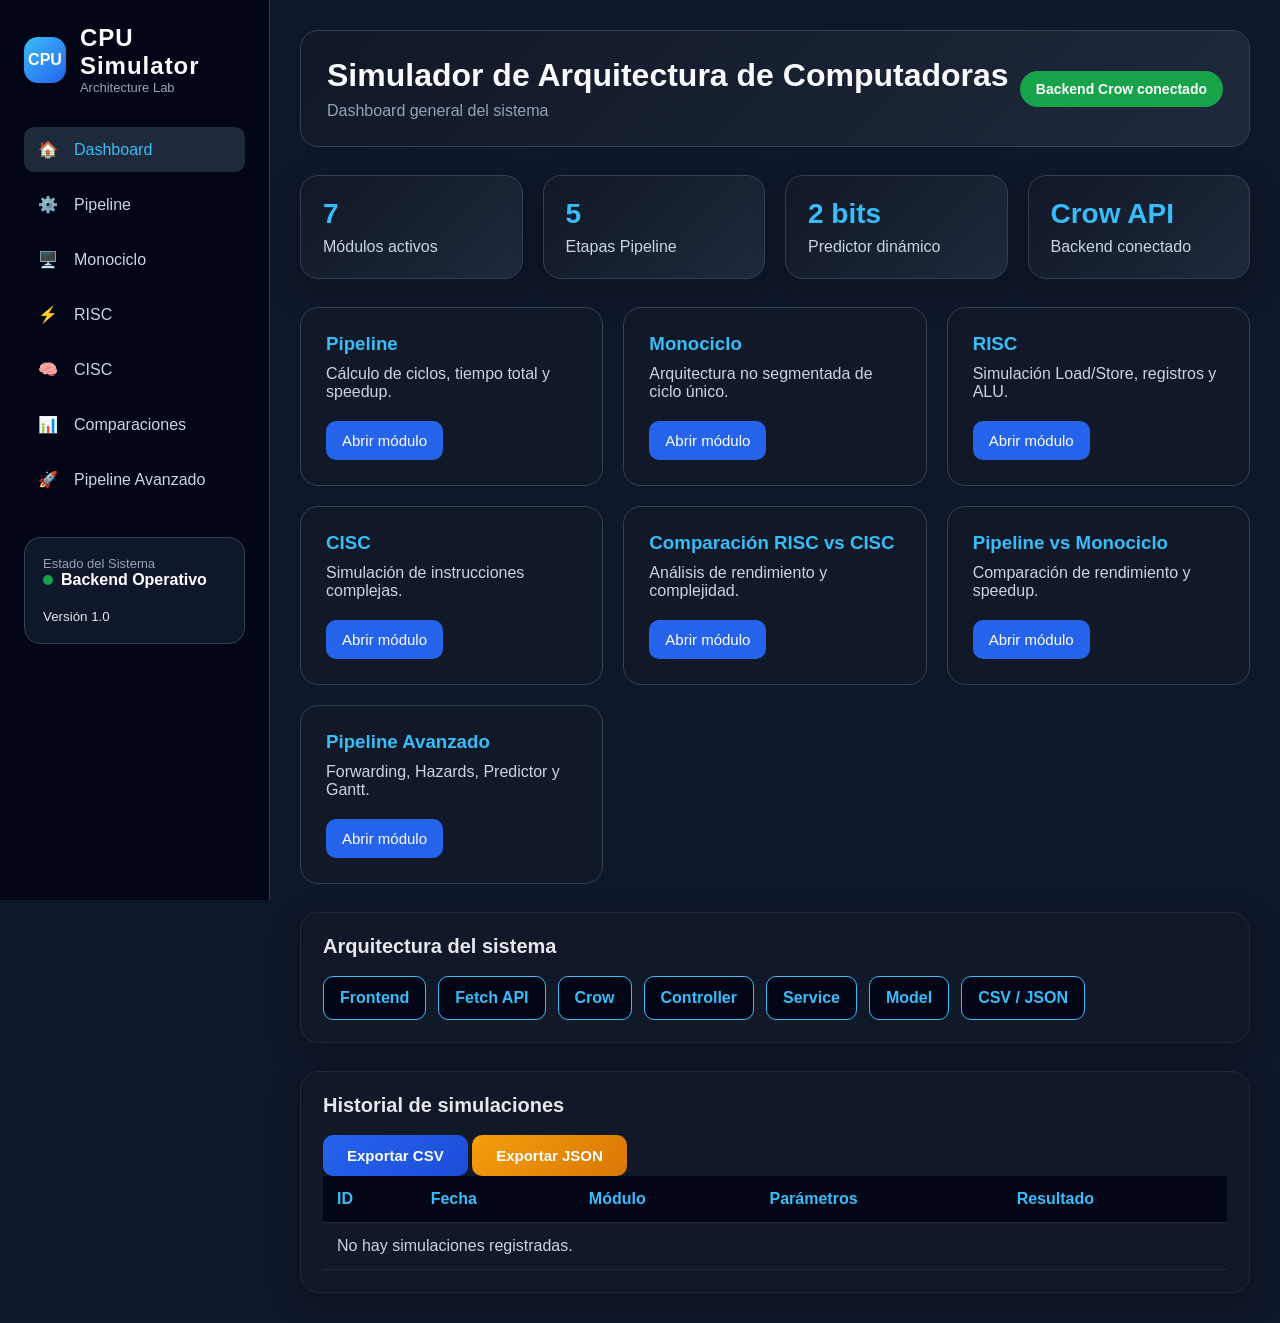
<file: frontend/index.html>
<!DOCTYPE html>
<html lang="es">

<head>
    <meta charset="UTF-8">
    <meta name="viewport" content="width=device-width, initial-scale=1.0">
    <title>Dashboard | Simulador CPU</title>

    <link rel="stylesheet" href="css/styles.css">
</head>

<body data-page="dashboard">

    <div id="sidebar-container"></div>

    <main class="main">

        <!-- CABECERA -->

        <header class="topbar">

            <div>
                <h1>Simulador de Arquitectura de Computadoras</h1>
                <p>Dashboard general del sistema</p>
            </div>

            <span class="badge">Backend Crow conectado</span>

        </header>

        <!-- KPIs -->

        <section class="stats">

            <div class="stat-box">
                <h3>7</h3>
                <p>Módulos activos</p>
            </div>

            <div class="stat-box">
                <h3>5</h3>
                <p>Etapas Pipeline</p>
            </div>

            <div class="stat-box">
                <h3>2 bits</h3>
                <p>Predictor dinámico</p>
            </div>

            <div class="stat-box">
                <h3>Crow API</h3>
                <p>Backend conectado</p>
            </div>

        </section>

        <!-- MÓDULOS -->

        <section class="cards">

            <div class="card">
                <h3>Pipeline</h3>
                <p>Cálculo de ciclos, tiempo total y speedup.</p>
                <a href="pages/pipeline.html">Abrir módulo</a>
            </div>

            <div class="card">
                <h3>Monociclo</h3>
                <p>Arquitectura no segmentada de ciclo único.</p>
                <a href="pages/monociclo.html">Abrir módulo</a>
            </div>

            <div class="card">
                <h3>RISC</h3>
                <p>Simulación Load/Store, registros y ALU.</p>
                <a href="pages/risc.html">Abrir módulo</a>
            </div>

            <div class="card">
                <h3>CISC</h3>
                <p>Simulación de instrucciones complejas.</p>
                <a href="pages/cisc.html">Abrir módulo</a>
            </div>

            <div class="card">
                <h3>Comparación RISC vs CISC</h3>
                <p>Análisis de rendimiento y complejidad.</p>
                <a href="pages/comparacion.html">Abrir módulo</a>
            </div>

            <div class="card">
                <h3>Pipeline vs Monociclo</h3>
                <p>Comparación de rendimiento y speedup.</p>
                <a href="pages/comparacion_pipeline.html">Abrir módulo</a>
            </div>

            <div class="card">
                <h3>Pipeline Avanzado</h3>
                <p>Forwarding, Hazards, Predictor y Gantt.</p>
                <a href="pages/pipeline_avanzado.html">Abrir módulo</a>
            </div>

        </section>

        <!-- ARQUITECTURA -->

        <section class="panel">

            <h2>Arquitectura del sistema</h2>

            <div class="architecture">

                <span>Frontend</span>

                <span>Fetch API</span>

                <span>Crow</span>

                <span>Controller</span>

                <span>Service</span>

                <span>Model</span>

                <span>CSV / JSON</span>

            </div>

        </section>

        <!-- HISTORIAL DINÁMICO -->

        <section class="panel">

            <h2>Historial de simulaciones</h2>
            <button class="btn primary" onclick="exportarCSV()">
            Exportar CSV
        </button>

        <button class="btn secondary" onclick="exportarJSON()">
            Exportar JSON
        </button>


            <div class="table-container">

                <table>

                    <thead>

                        <tr>

                            <th>ID</th>

                            <th>Fecha</th>

                            <th>Módulo</th>

                            <th>Parámetros</th>

                            <th>Resultado</th>

                        </tr>

                    </thead>

                    <tbody id="tablaHistorialDashboard">

                        <tr>

                            <td colspan="5">
                                Cargando historial...
                            </td>

                        </tr>

                    </tbody>

                </table>

            </div>

        </section>

    </main>

    <script src="js/api.js"></script>
    <script src="js/layout.js"></script>
    <script src="js/app.js"></script>

</body>

</html>
</file>
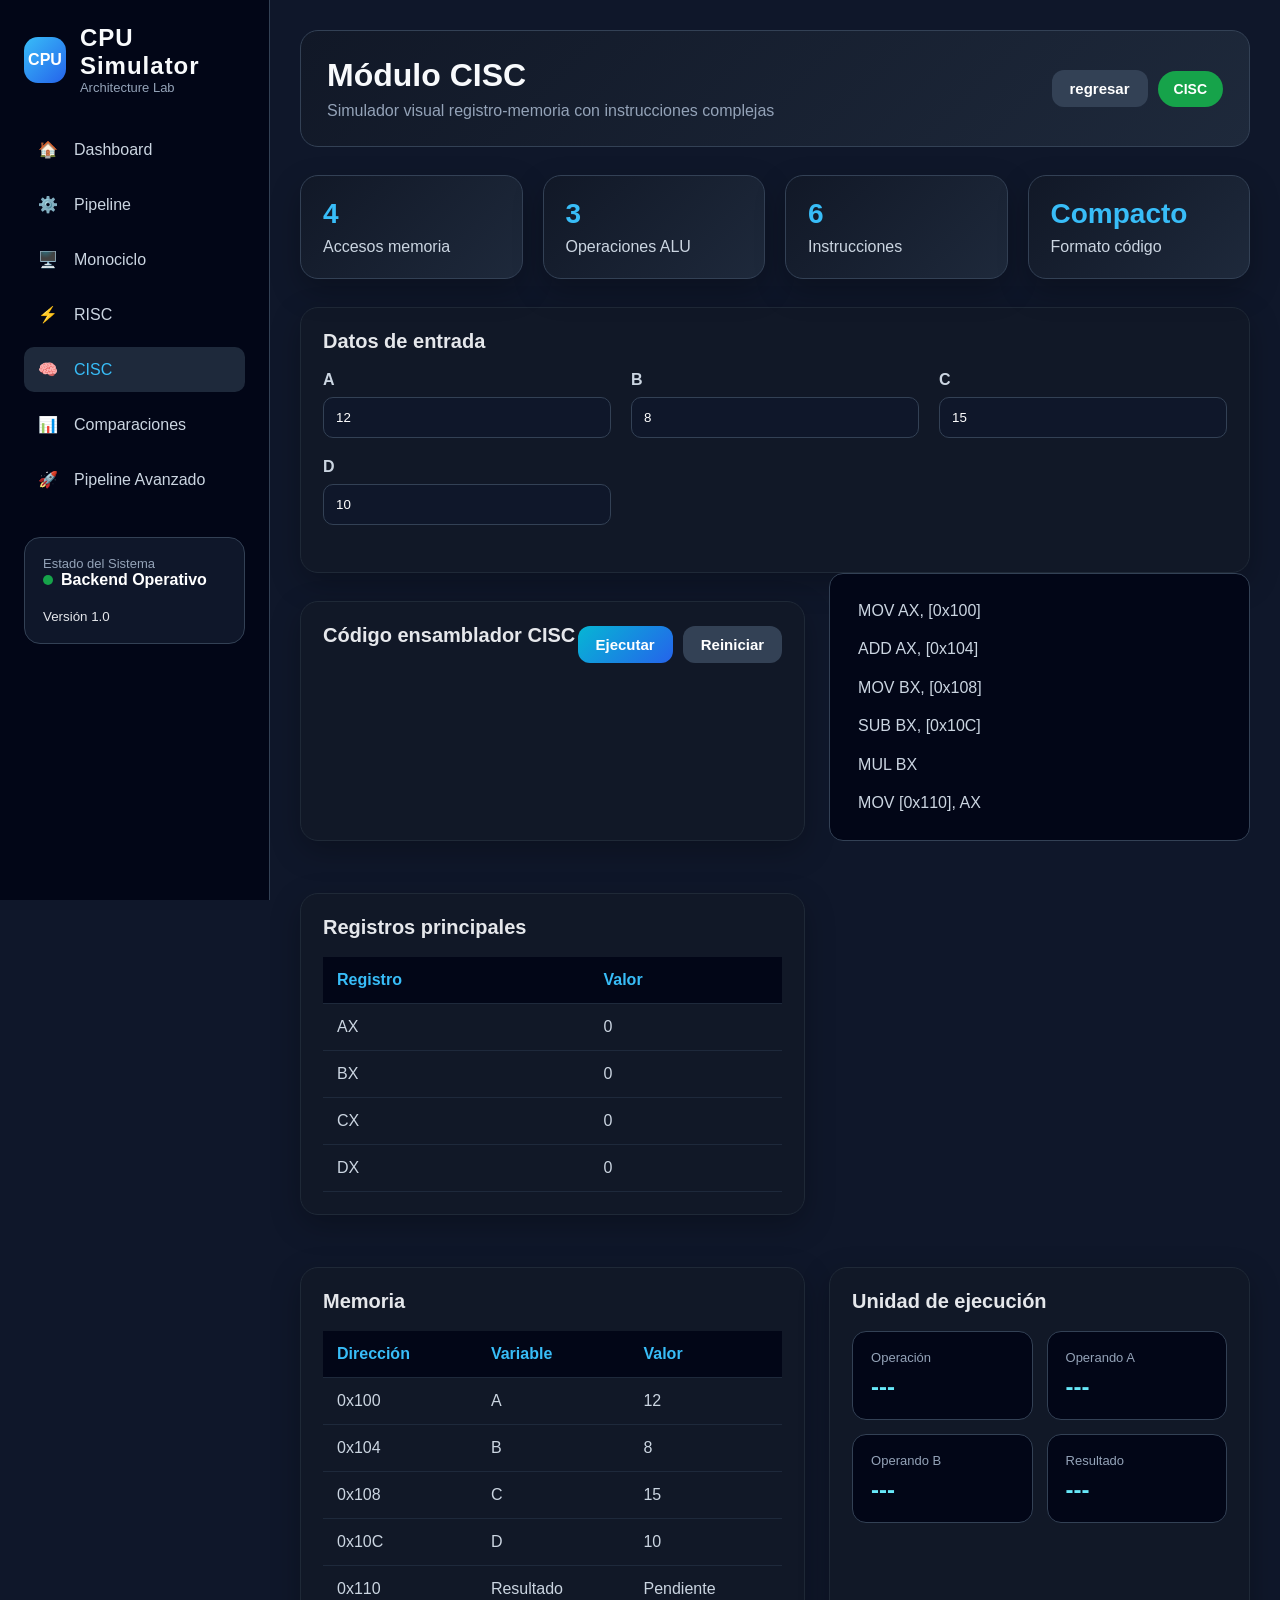
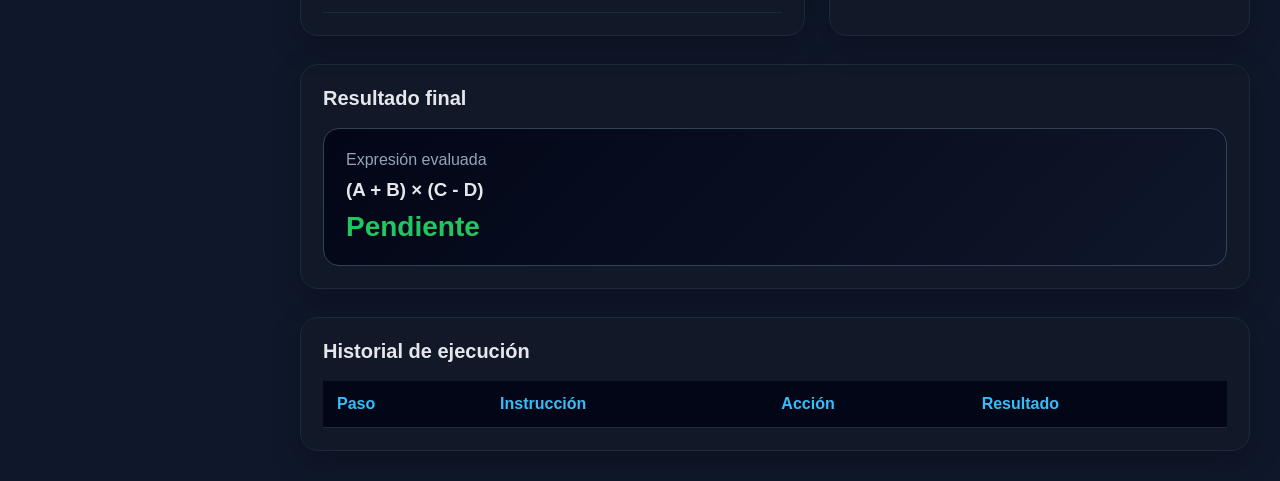
<file: frontend/pages/cisc.html>
<!DOCTYPE html>
<html lang="es">

<head>
    <meta charset="UTF-8">
    <title>CISC | CPU Simulator</title>
    <link rel="stylesheet" href="../css/styles.css">
</head>

<body data-page="cisc">

    <div id="sidebar-container"></div>

    <main class="main">

        <header class="topbar">
            <div>
                <h1>Módulo CISC</h1>
                <p>Simulador visual registro-memoria con instrucciones complejas</p>
            </div>
            <div style="display:flex;gap:10px;align-items:center;">

        <button
            class="btn-secondary"
            onclick="window.location.href='../index.html'">
            regresar
        </button>


            <span class="badge">CISC</span>
            </div>
        </header>

        <!-- KPIs -->

        <section class="stats">

            <div class="stat-box">
                <h3 id="ciscMemoria">4</h3>
                <p>Accesos memoria</p>
            </div>

            <div class="stat-box">
                <h3 id="ciscAlu">3</h3>
                <p>Operaciones ALU</p>
            </div>

            <div class="stat-box">
                <h3 id="ciscTotal">6</h3>
                <p>Instrucciones</p>
            </div>

            <div class="stat-box">
                <h3>Compacto</h3>
                <p>Formato código</p>
            </div>

        </section>

        <!-- DATOS DE ENTRADA -->

        <section class="panel">

            <div class="panel-header">
                <h2>Datos de entrada</h2>
            </div>

            <div class="form-grid">

                <div class="form-group">
                    <label>A</label>
                    <input type="number" id="inputA_Cisc" value="12">
                </div>

                <div class="form-group">
                    <label>B</label>
                    <input type="number" id="inputB_Cisc" value="8">
                </div>

                <div class="form-group">
                    <label>C</label>
                    <input type="number" id="inputC_Cisc" value="15">
                </div>

                <div class="form-group">
                    <label>D</label>
                    <input type="number" id="inputD_Cisc" value="10">
                </div>

            </div>

        </section>

        <!-- CÓDIGO Y REGISTROS -->

        <section class="grid-2">

            <div class="panel">

                <div class="panel-header">

                    <h2>Código ensamblador CISC</h2>

                    <div style="display:flex; gap:10px;">

            <button class="btn-primary" id="btnEjecutarCisc">
             Ejecutar
            </button>

            <button class="btn-secondary" id="btnReiniciarCisc">
         Reiniciar
            </button>

            </div>

                    </div>

                </div>

                <div class="code-box" id="ciscCode">

                    <div>MOV AX, [0x100]</div>
                    <div>ADD AX, [0x104]</div>
                    <div>MOV BX, [0x108]</div>
                    <div>SUB BX, [0x10C]</div>
                    <div>MUL BX</div>
                    <div>MOV [0x110], AX</div>

                </div>

            </div>

            <div class="panel">

                <h2>Registros principales</h2>

                <table>

                    <thead>
                        <tr>
                            <th>Registro</th>
                            <th>Valor</th>
                        </tr>
                    </thead>

                    <tbody id="tablaRegistrosCisc"></tbody>

                </table>

            </div>

        </section>

        <!-- MEMORIA Y ALU -->

        <section class="grid-2">

            <div class="panel">

                <h2>Memoria</h2>

                <table>

                    <thead>
                        <tr>
                            <th>Dirección</th>
                            <th>Variable</th>
                            <th>Valor</th>
                        </tr>
                    </thead>

                    <tbody id="tablaMemoriaCisc"></tbody>

                </table>

            </div>

            <div class="panel alu-panel">

                <h2>Unidad de ejecución</h2>

                <div class="alu-display">

                    <div>
                        <span>Operación</span>
                        <strong id="ciscOperacion">---</strong>
                    </div>

                    <div>
                        <span>Operando A</span>
                        <strong id="ciscA">---</strong>
                    </div>

                    <div>
                        <span>Operando B</span>
                        <strong id="ciscB">---</strong>
                    </div>

                    <div>
                        <span>Resultado</span>
                        <strong id="ciscResultadoAlu">---</strong>
                    </div>

                </div>

            </div>

        </section>

        <!-- RESULTADO -->

        <section class="panel">

            <h2>Resultado final</h2>

            <div class="result-card">

                <p>Expresión evaluada</p>

                <h3>(A + B) × (C - D)</h3>

                <strong id="resultadoCisc">Pendiente</strong>

            </div>

        </section>

        <!-- HISTORIAL -->

        <section class="panel">

            <h2>Historial de ejecución</h2>

            <table>

                <thead>
                    <tr>
                        <th>Paso</th>
                        <th>Instrucción</th>
                        <th>Acción</th>
                        <th>Resultado</th>
                    </tr>
                </thead>

                <tbody id="historialCisc"></tbody>

            </table>

        </section>

    </main>

    <script src="../js/api.js"></script>
    <script src="../js/layout.js"></script>
    <script src="../js/cisc.js"></script>
    <script src="../js/app.js"></script>

</body>

</html>
</file>
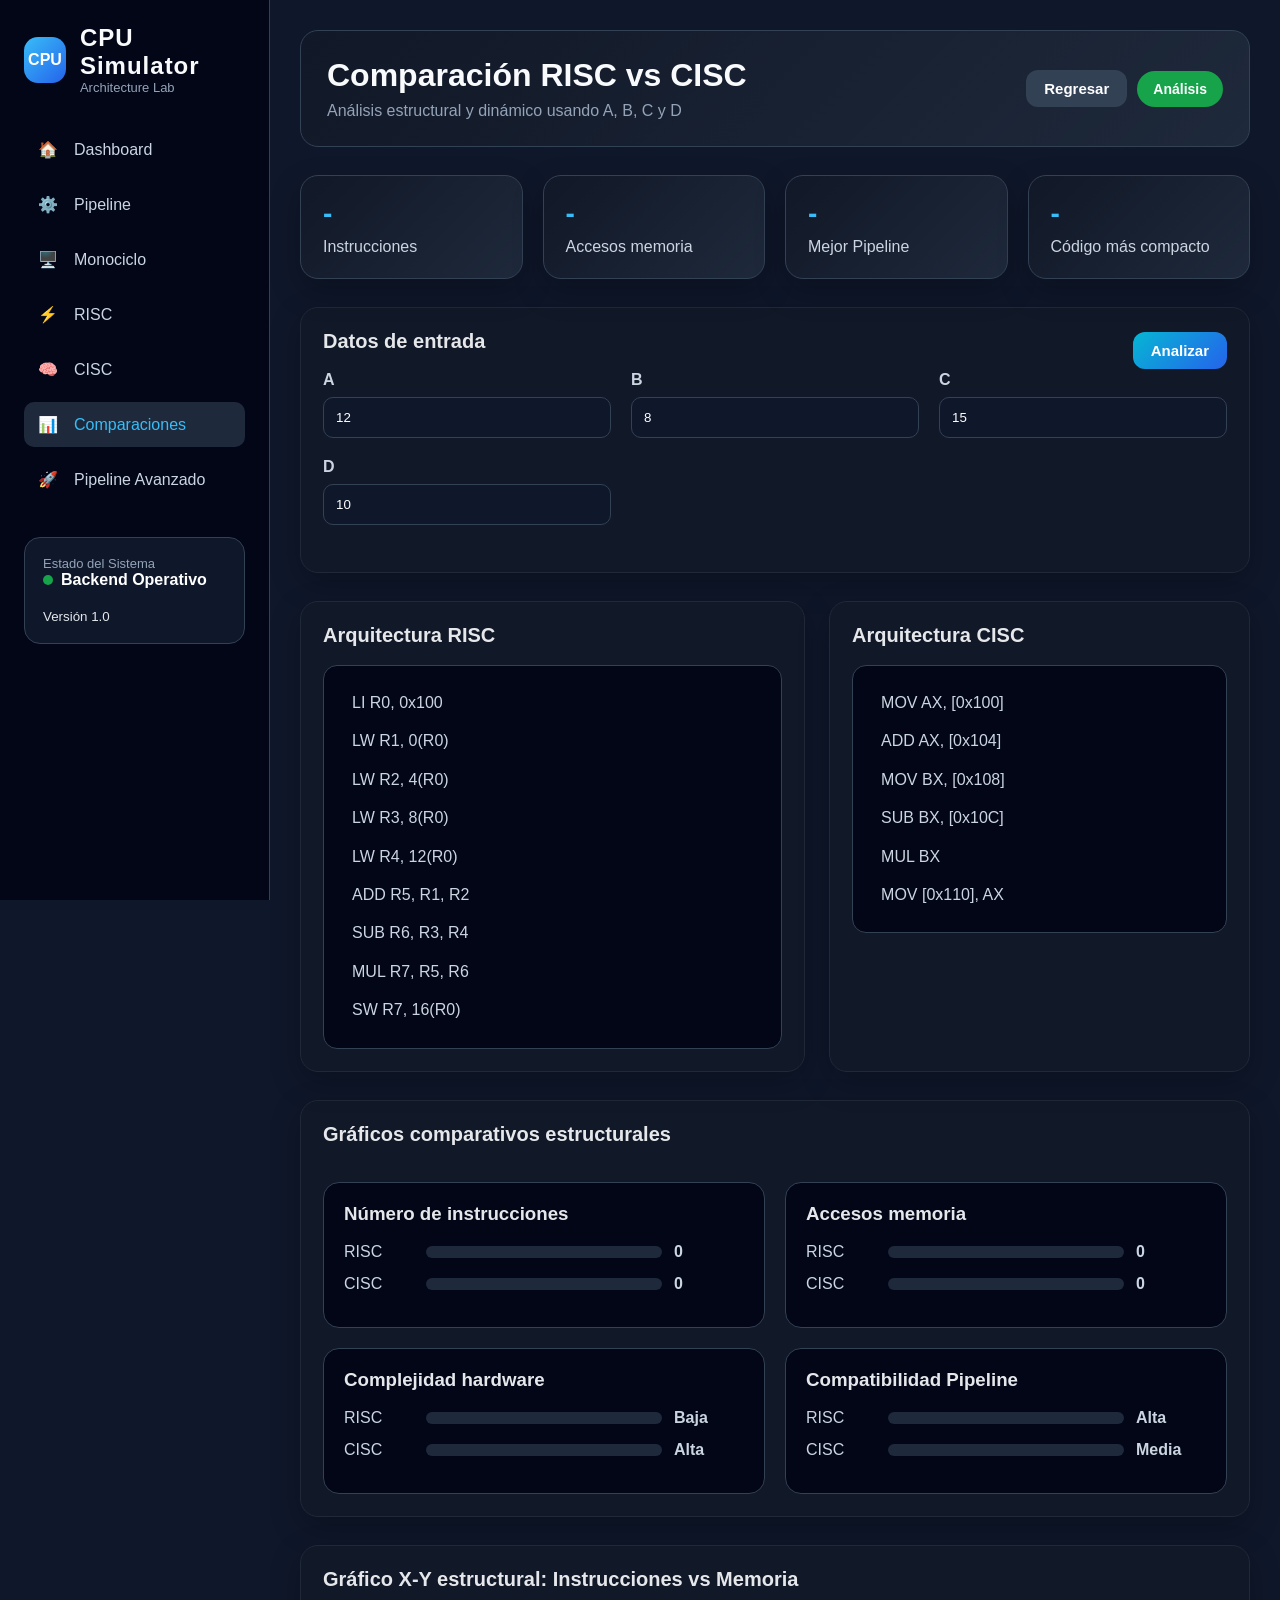
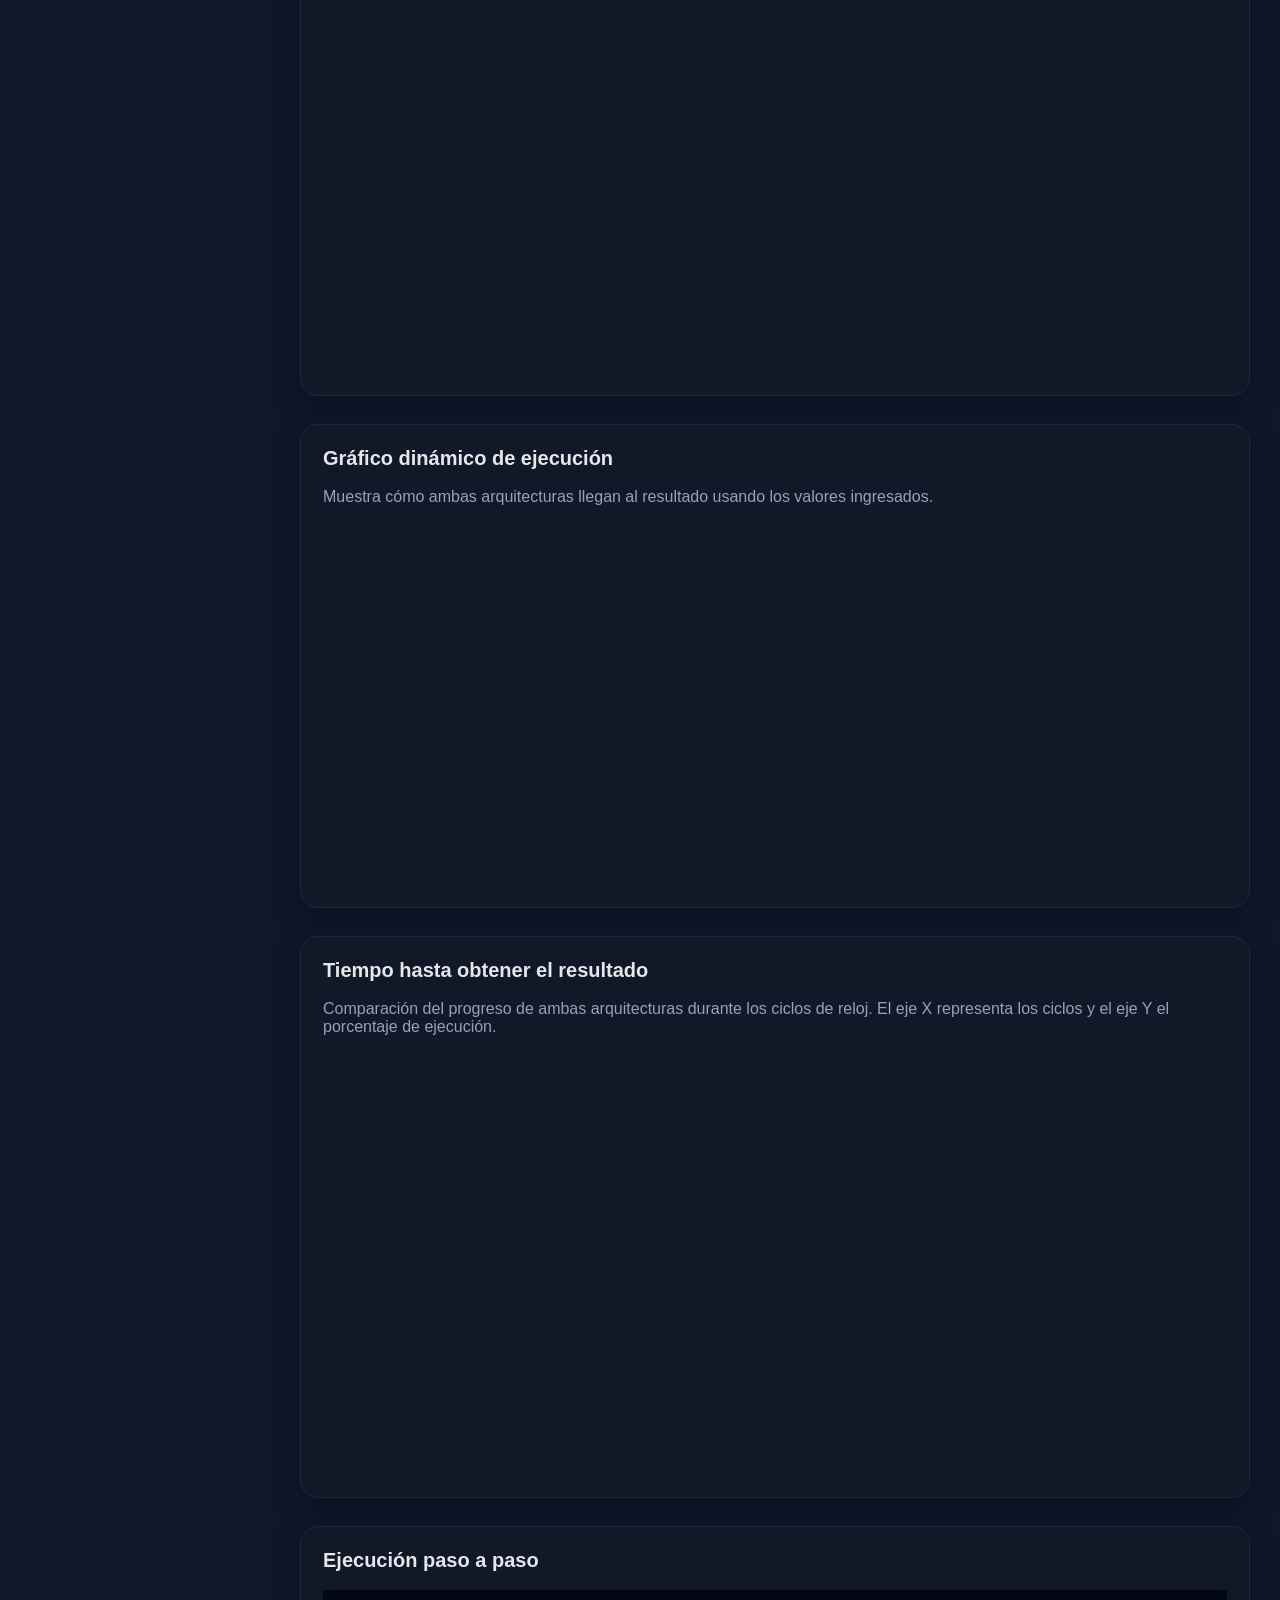
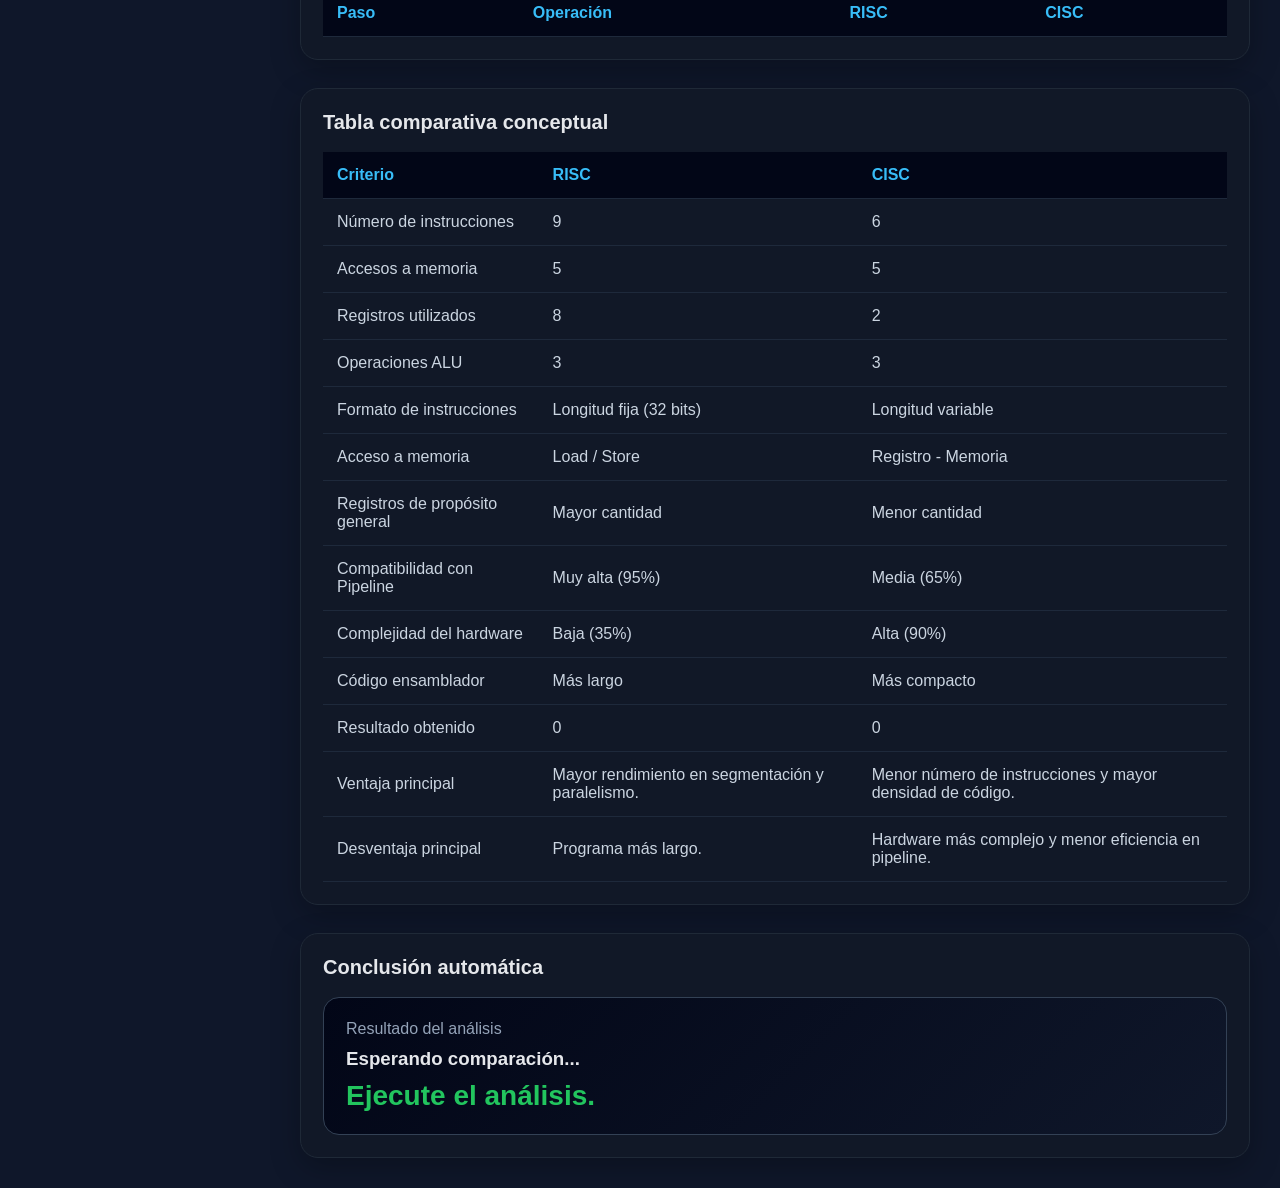
<file: frontend/pages/comparacion.html>
<!DOCTYPE html>
<html lang="es">

<head>
  <meta charset="UTF-8">
  <title>Comparación | CPU Simulator</title>
  <link rel="stylesheet" href="../css/styles.css">
</head>

<body data-page="comparacion">

<div id="sidebar-container"></div>

<main class="main">

  <header class="topbar">
    <div>
      <h1>Comparación RISC vs CISC</h1>
      <p>Análisis estructural y dinámico usando A, B, C y D</p>
    </div>

    <div style="display:flex;gap:10px;align-items:center;">
      <button
        type="button"
        class="btn-secondary"
        onclick="window.location.href='../index.html'">
        Regresar
      </button>

      <span class="badge">Análisis</span>
    </div>
  </header>

  <section class="stats">
    <div class="stat-box">
      <h3 id="cmpInstr">-</h3>
      <p>Instrucciones</p>
    </div>

    <div class="stat-box">
      <h3 id="cmpMem">-</h3>
      <p>Accesos memoria</p>
    </div>

    <div class="stat-box">
      <h3 id="cmpPipe">-</h3>
      <p>Mejor Pipeline</p>
    </div>

    <div class="stat-box">
      <h3 id="cmpCodigo">-</h3>
      <p>Código más compacto</p>
    </div>
  </section>

  <section class="panel">
    <div class="panel-header">
      <h2>Datos de entrada</h2>

      <button type="button" class="btn-primary" id="btnAnalizarComparacion">
        Analizar
      </button>
    </div>

    <div class="form-grid">
      <div class="form-group">
        <label>A</label>
        <input type="number" id="inputA_Comparacion" value="12">
      </div>

      <div class="form-group">
        <label>B</label>
        <input type="number" id="inputB_Comparacion" value="8">
      </div>

      <div class="form-group">
        <label>C</label>
        <input type="number" id="inputC_Comparacion" value="15">
      </div>

      <div class="form-group">
        <label>D</label>
        <input type="number" id="inputD_Comparacion" value="10">
      </div>
    </div>
  </section>

  <section class="grid-2">
    <div class="panel">
      <h2>Arquitectura RISC</h2>
      <div class="code-box" id="codigoRiscComparacion"></div>
    </div>

    <div class="panel">
      <h2>Arquitectura CISC</h2>
      <div class="code-box" id="codigoCiscComparacion"></div>
    </div>
  </section>

  <section class="panel">
    <div class="panel-header">
      <h2>Gráficos comparativos estructurales</h2>
    </div>

    <div class="charts-grid">
      <div class="chart-card">
        <h3>Número de instrucciones</h3>

        <div class="bar-row">
          <span>RISC</span>
          <div class="bar-track">
            <div class="bar-fill" id="barRiscInstr"></div>
          </div>
          <strong id="txtRiscInstr">0</strong>
        </div>

        <div class="bar-row">
          <span>CISC</span>
          <div class="bar-track">
            <div class="bar-fill" id="barCiscInstr"></div>
          </div>
          <strong id="txtCiscInstr">0</strong>
        </div>
      </div>

      <div class="chart-card">
        <h3>Accesos memoria</h3>

        <div class="bar-row">
          <span>RISC</span>
          <div class="bar-track">
            <div class="bar-fill" id="barRiscMem"></div>
          </div>
          <strong id="txtRiscMem">0</strong>
        </div>

        <div class="bar-row">
          <span>CISC</span>
          <div class="bar-track">
            <div class="bar-fill" id="barCiscMem"></div>
          </div>
          <strong id="txtCiscMem">0</strong>
        </div>
      </div>

      <div class="chart-card">
        <h3>Complejidad hardware</h3>

        <div class="bar-row">
          <span>RISC</span>
          <div class="bar-track">
            <div class="bar-fill" id="barRiscComp"></div>
          </div>
          <strong>Baja</strong>
        </div>

        <div class="bar-row">
          <span>CISC</span>
          <div class="bar-track">
            <div class="bar-fill" id="barCiscComp"></div>
          </div>
          <strong>Alta</strong>
        </div>
      </div>

      <div class="chart-card">
        <h3>Compatibilidad Pipeline</h3>

        <div class="bar-row">
          <span>RISC</span>
          <div class="bar-track">
            <div class="bar-fill" id="barRiscPipe"></div>
          </div>
          <strong>Alta</strong>
        </div>

        <div class="bar-row">
          <span>CISC</span>
          <div class="bar-track">
            <div class="bar-fill" id="barCiscPipe"></div>
          </div>
          <strong>Media</strong>
        </div>
      </div>
    </div>
  </section>

  <section class="panel">
    <h2>Gráfico X-Y estructural: Instrucciones vs Memoria</h2>
    <canvas id="graficoXYComparacion" width="700" height="360"></canvas>
  </section>

  <section class="panel">
    <h2>Gráfico dinámico de ejecución</h2>
    <p style="color:#94a3b8;margin-bottom:15px;">
      Muestra cómo ambas arquitecturas llegan al resultado usando los valores ingresados.
    </p>

    <canvas id="graficoEjecucionComparacion" width="700" height="360"></canvas>
  </section>
  <section class="panel">

    <h2>Tiempo hasta obtener el resultado</h2>

    <p style="color:#94a3b8;margin-bottom:15px;">
        Comparación del progreso de ambas arquitecturas durante los ciclos de reloj.
        El eje X representa los ciclos y el eje Y el porcentaje de ejecución.
    </p>

    <canvas
        id="graficoTiempoComparacion"
        width="900"
        height="420">
    </canvas>

</section>
  <section class="panel">
    <h2>Ejecución paso a paso</h2>


    <table>
      <thead>
        <tr>
          <th>Paso</th>
          <th>Operación</th>
          <th>RISC</th>
          <th>CISC</th>
        </tr>
      </thead>

      <tbody id="tablaEjecucionComparacion"></tbody>
    </table>
  </section>

  <section class="panel">
    <h2>Tabla comparativa conceptual</h2>

    <table>
      <thead>
        <tr>
          <th>Criterio</th>
          <th>RISC</th>
          <th>CISC</th>
        </tr>
      </thead>

      <tbody>

<tr>
    <td>Número de instrucciones</td>
    <td id="tablaInstrRisc">9</td>
    <td id="tablaInstrCisc">6</td>
</tr>

<tr>
    <td>Accesos a memoria</td>
    <td id="tablaMemRisc">5</td>
    <td id="tablaMemCisc">5</td>
</tr>

<tr>
    <td>Registros utilizados</td>
    <td id="tablaRegRisc">8</td>
    <td id="tablaRegCisc">2</td>
</tr>

<tr>
    <td>Operaciones ALU</td>
    <td id="tablaAluRisc">3</td>
    <td id="tablaAluCisc">3</td>
</tr>

<tr>
    <td>Formato de instrucciones</td>
    <td>Longitud fija (32 bits)</td>
    <td>Longitud variable</td>
</tr>

<tr>
    <td>Acceso a memoria</td>
    <td>Load / Store</td>
    <td>Registro - Memoria</td>
</tr>

<tr>
    <td>Registros de propósito general</td>
    <td>Mayor cantidad</td>
    <td>Menor cantidad</td>
</tr>

<tr>
    <td>Compatibilidad con Pipeline</td>
    <td>Muy alta (95%)</td>
    <td>Media (65%)</td>
</tr>

<tr>
    <td>Complejidad del hardware</td>
    <td>Baja (35%)</td>
    <td>Alta (90%)</td>
</tr>

<tr>
    <td>Código ensamblador</td>
    <td>Más largo</td>
    <td>Más compacto</td>
</tr>

<tr>
    <td>Resultado obtenido</td>
    <td id="tablaResultadoRisc">0</td>
    <td id="tablaResultadoCisc">0</td>
</tr>

<tr>
    <td>Ventaja principal</td>
    <td>Mayor rendimiento en segmentación y paralelismo.</td>
    <td>Menor número de instrucciones y mayor densidad de código.</td>
</tr>

<tr>
    <td>Desventaja principal</td>
    <td>Programa más largo.</td>
    <td>Hardware más complejo y menor eficiencia en pipeline.</td>
</tr>

</tbody>
    </table>
  </section>

  <section class="panel">
    <h2>Conclusión automática</h2>

    <div class="result-card">
      <p>Resultado del análisis</p>

      <h3 id="conclusionComparacion">
        Esperando comparación...
      </h3>

      <strong id="resultadoComparacion">
        Ejecute el análisis.
      </strong>
    </div>
  </section>

</main>

<script src="../js/api.js"></script>
<script src="../js/layout.js"></script>
<script src="../js/comparacion.js"></script>
<script src="../js/app.js"></script>

</body>
</html>
</file>
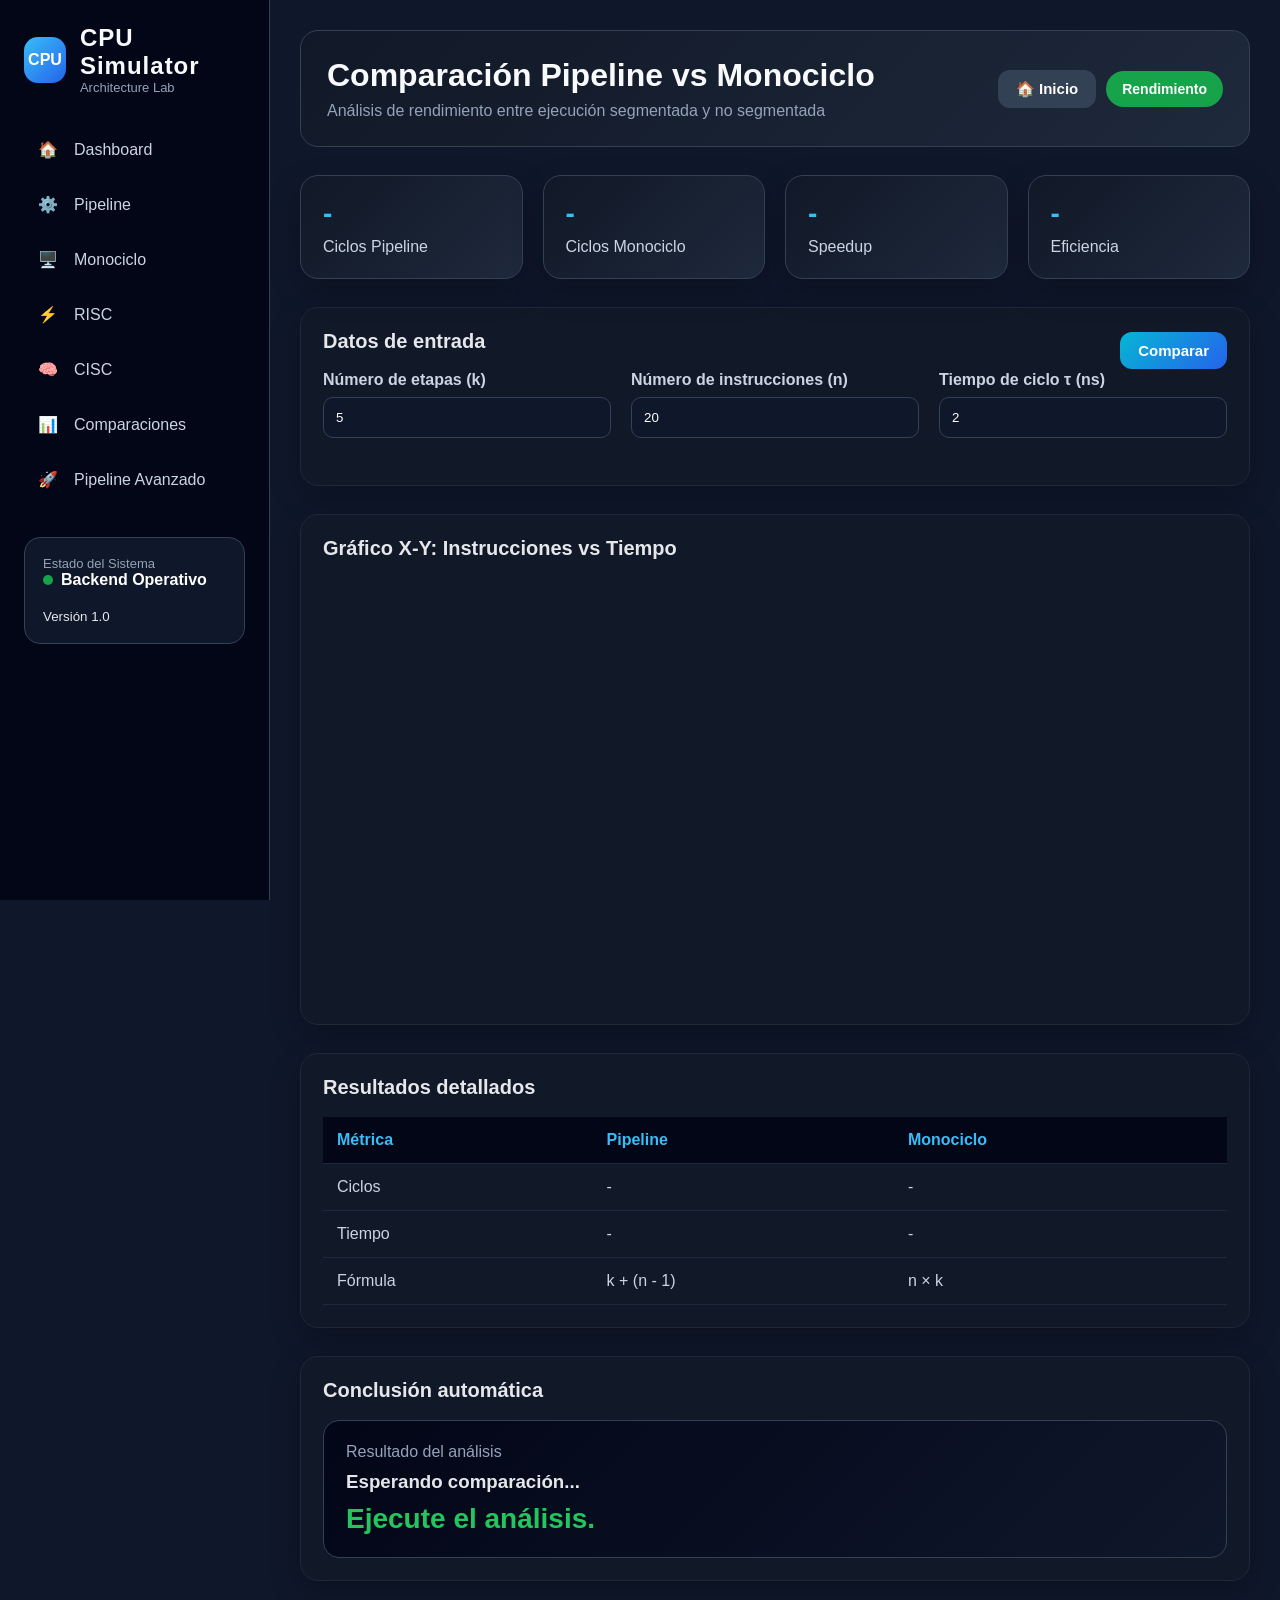
<file: frontend/pages/comparacion_pipeline.html>
<!DOCTYPE html>
<html lang="es">
<head>
  <meta charset="UTF-8">
  <title>Pipeline vs Monociclo | CPU Simulator</title>
  <link rel="stylesheet" href="../css/styles.css">
</head>

<body data-page="comparacion-pipeline">

<div id="sidebar-container"></div>

<main class="main">

  <header class="topbar">
    <div>
      <h1>Comparación Pipeline vs Monociclo</h1>
      <p>Análisis de rendimiento entre ejecución segmentada y no segmentada</p>
    </div>

    <div style="display:flex;gap:10px;align-items:center;">
      <button class="btn-secondary" onclick="window.location.href='../index.html'">
        🏠 Inicio
      </button>
      <span class="badge">Rendimiento</span>
    </div>
  </header>

  <section class="stats">
    <div class="stat-box">
      <h3 id="cmpPipeCiclos">-</h3>
      <p>Ciclos Pipeline</p>
    </div>

    <div class="stat-box">
      <h3 id="cmpMonoCiclos">-</h3>
      <p>Ciclos Monociclo</p>
    </div>

    <div class="stat-box">
      <h3 id="cmpSpeedup">-</h3>
      <p>Speedup</p>
    </div>

    <div class="stat-box">
      <h3 id="cmpEficiencia">-</h3>
      <p>Eficiencia</p>
    </div>
  </section>

  <section class="panel">
    <div class="panel-header">
      <h2>Datos de entrada</h2>

      <button class="btn-primary" id="btnCompararPipeline">
        Comparar
      </button>
    </div>

    <div class="form-grid">
      <div class="form-group">
        <label>Número de etapas (k)</label>
        <input type="number" id="cmpK" value="5">
      </div>

      <div class="form-group">
        <label>Número de instrucciones (n)</label>
        <input type="number" id="cmpN" value="20">
      </div>

      <div class="form-group">
        <label>Tiempo de ciclo τ (ns)</label>
        <input type="number" id="cmpTau" value="2">
      </div>
    </div>
  </section>

  <section class="panel">
    <h2>Gráfico X-Y: Instrucciones vs Tiempo</h2>
    <canvas id="graficoPipelineMonociclo" width="800" height="420"></canvas>
  </section>

  <section class="panel">
    <h2>Resultados detallados</h2>

    <table>
      <thead>
        <tr>
          <th>Métrica</th>
          <th>Pipeline</th>
          <th>Monociclo</th>
        </tr>
      </thead>

      <tbody>
        <tr>
          <td>Ciclos</td>
          <td id="tablaPipeCiclos">-</td>
          <td id="tablaMonoCiclos">-</td>
        </tr>

        <tr>
          <td>Tiempo</td>
          <td id="tablaPipeTiempo">-</td>
          <td id="tablaMonoTiempo">-</td>
        </tr>

        <tr>
          <td>Fórmula</td>
          <td>k + (n - 1)</td>
          <td>n × k</td>
        </tr>
      </tbody>
    </table>
  </section>

  <section class="panel">
    <h2>Conclusión automática</h2>

    <div class="result-card">
      <p>Resultado del análisis</p>
      <h3 id="conclusionPipelineMono">Esperando comparación...</h3>
      <strong id="resultadoPipelineMono">Ejecute el análisis.</strong>
    </div>
  </section>

</main>

<script src="../js/api.js"></script>
<script src="../js/layout.js"></script>
<script src="../js/comparacionPipeline.js"></script>
<script src="../js/app.js"></script>

</body>
</html>
</file>
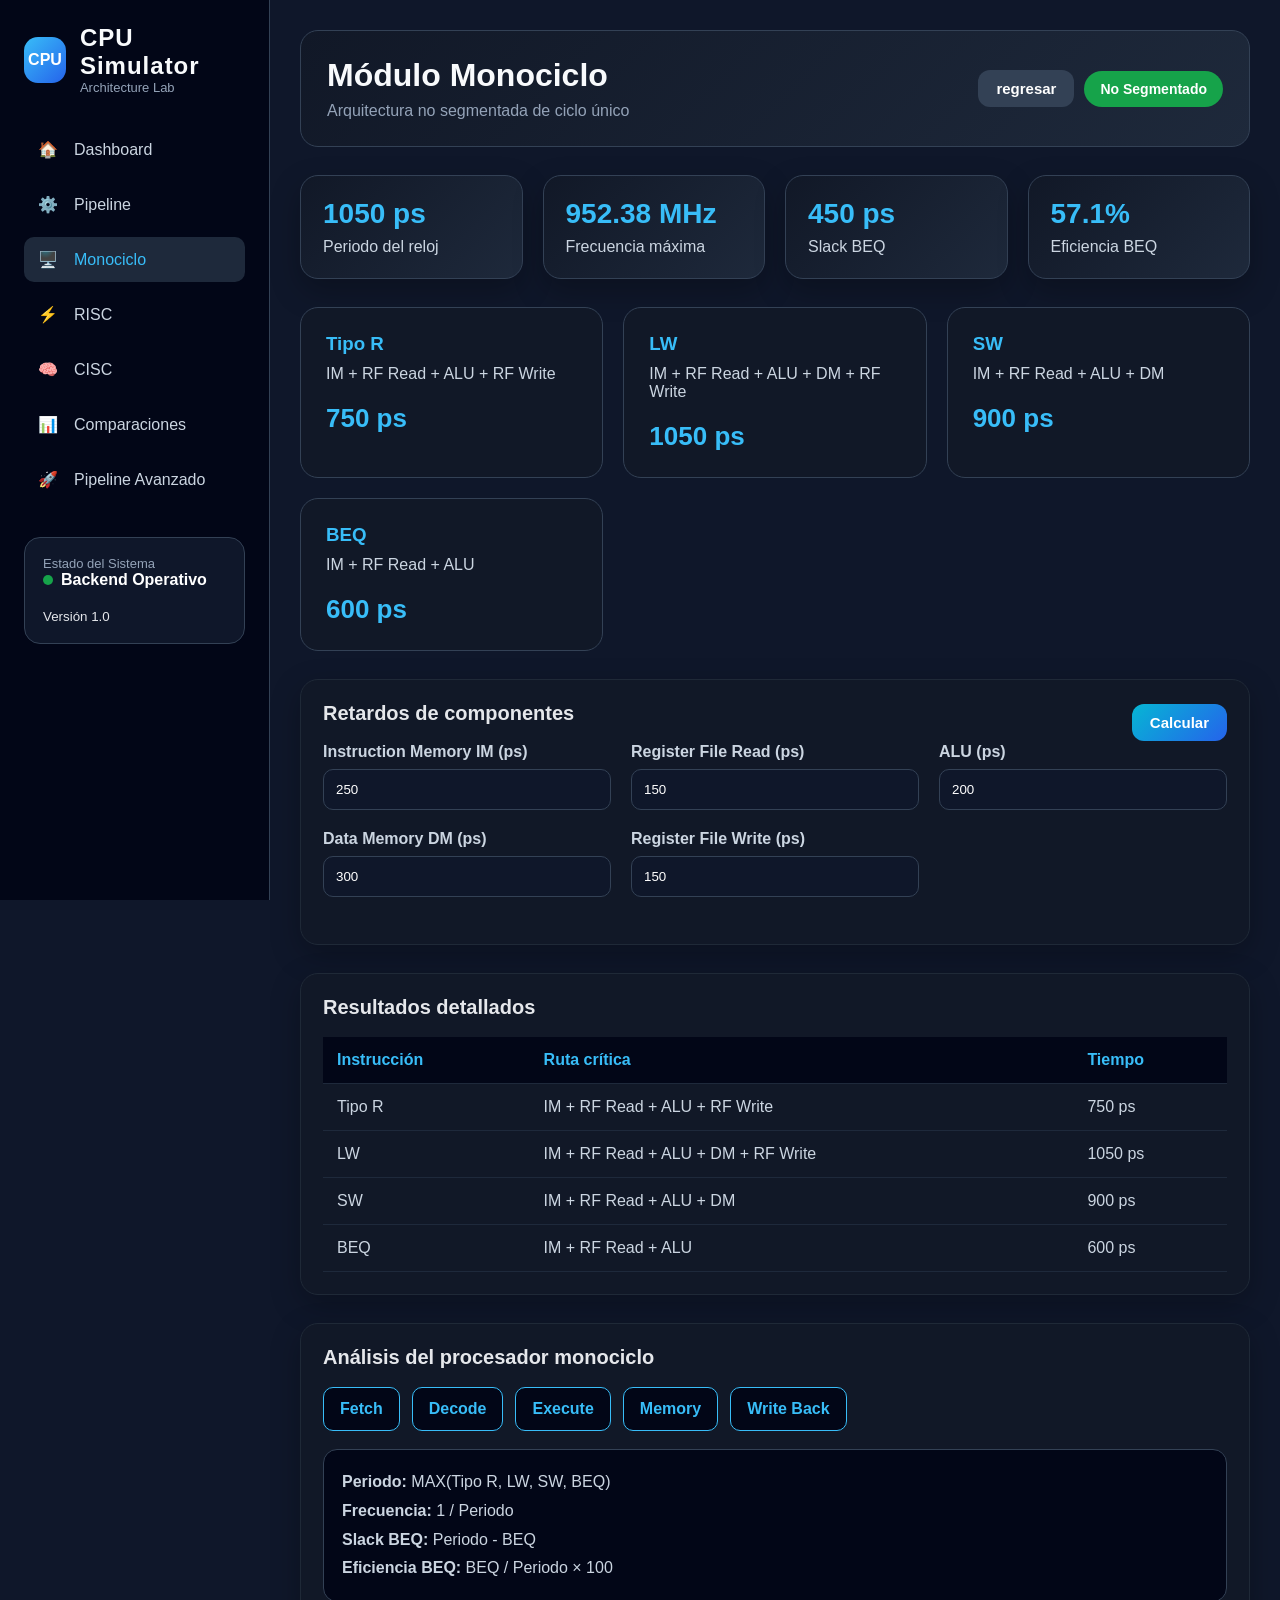
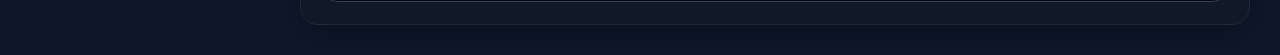
<file: frontend/pages/monociclo.html>
<!DOCTYPE html>
<html lang="es">
<head>
  <meta charset="UTF-8">
  <title>Monociclo | CPU Simulator</title>
  <link rel="stylesheet" href="../css/styles.css">
</head>

<body data-page="monociclo">

<div id="sidebar-container"></div>

<main class="main">

  <header class="topbar">
    <div>
      <h1>Módulo Monociclo</h1>
      <p>Arquitectura no segmentada de ciclo único</p>
    </div>
    <div style="display:flex;gap:10px;align-items:center;">

        <button
            class="btn-secondary"
            onclick="window.location.href='../index.html'">
            regresar
        </button>
    <span class="badge">No Segmentado</span>
    </div>
  </header>

  <section class="stats">
    <div class="stat-box">
      <h3 id="statPeriodo">1050 ps</h3>
      <p>Periodo del reloj</p>
    </div>

    <div class="stat-box">
      <h3 id="statFrecuencia">952.38 MHz</h3>
      <p>Frecuencia máxima</p>
    </div>

    <div class="stat-box">
      <h3 id="statSlack">450 ps</h3>
      <p>Slack BEQ</p>
    </div>

    <div class="stat-box">
      <h3 id="statEficienciaMono">57.1%</h3>
      <p>Eficiencia BEQ</p>
    </div>
  </section>

  <section class="cards">
    <div class="card">
      <h3>Tipo R</h3>
      <p>IM + RF Read + ALU + RF Write</p>
      <strong id="cardTipoR">750 ps</strong>
    </div>

    <div class="card">
      <h3>LW</h3>
      <p>IM + RF Read + ALU + DM + RF Write</p>
      <strong id="cardLw">1050 ps</strong>
    </div>

    <div class="card">
      <h3>SW</h3>
      <p>IM + RF Read + ALU + DM</p>
      <strong id="cardSw">900 ps</strong>
    </div>

    <div class="card">
      <h3>BEQ</h3>
      <p>IM + RF Read + ALU</p>
      <strong id="cardBeq">600 ps</strong>
    </div>
  </section>

  <section class="panel">
    <div class="panel-header">
      <h2>Retardos de componentes</h2>

      <button class="btn-primary" id="btnCalcularMonociclo">
        Calcular
      </button>
    </div>

    <div class="form-grid">
      <div class="form-group">
        <label>Instruction Memory IM (ps)</label>
        <input type="number" id="im" value="250">
      </div>

      <div class="form-group">
        <label>Register File Read (ps)</label>
        <input type="number" id="rfRead" value="150">
      </div>

      <div class="form-group">
        <label>ALU (ps)</label>
        <input type="number" id="alu" value="200">
      </div>

      <div class="form-group">
        <label>Data Memory DM (ps)</label>
        <input type="number" id="dm" value="300">
      </div>

      <div class="form-group">
        <label>Register File Write (ps)</label>
        <input type="number" id="rfWrite" value="150">
      </div>
    </div>
  </section>

  <section class="panel">
    <h2>Resultados detallados</h2>

    <table>
      <thead>
        <tr>
          <th>Instrucción</th>
          <th>Ruta crítica</th>
          <th>Tiempo</th>
        </tr>
      </thead>
      <tbody>
        <tr>
          <td>Tipo R</td>
          <td>IM + RF Read + ALU + RF Write</td>
          <td id="tipoR">750 ps</td>
        </tr>
        <tr>
          <td>LW</td>
          <td>IM + RF Read + ALU + DM + RF Write</td>
          <td id="lw">1050 ps</td>
        </tr>
        <tr>
          <td>SW</td>
          <td>IM + RF Read + ALU + DM</td>
          <td id="sw">900 ps</td>
        </tr>
        <tr>
          <td>BEQ</td>
          <td>IM + RF Read + ALU</td>
          <td id="beq">600 ps</td>
        </tr>
      </tbody>
    </table>
  </section>

  <section class="panel">
    <h2>Análisis del procesador monociclo</h2>

    <div class="architecture">
      <span>Fetch</span>
      <span>Decode</span>
      <span>Execute</span>
      <span>Memory</span>
      <span>Write Back</span>
    </div>

    <br>

    <div class="formula-box">
      <p><strong>Periodo:</strong> MAX(Tipo R, LW, SW, BEQ)</p>
      <p><strong>Frecuencia:</strong> 1 / Periodo</p>
      <p><strong>Slack BEQ:</strong> Periodo - BEQ</p>
      <p><strong>Eficiencia BEQ:</strong> BEQ / Periodo × 100</p>
    </div>
  </section>

</main>

<script src="../js/api.js"></script>
<script src="../js/layout.js"></script>
<script src="../js/monociclo.js"></script>
<script src="../js/app.js"></script>

</body>
</html>
</file>
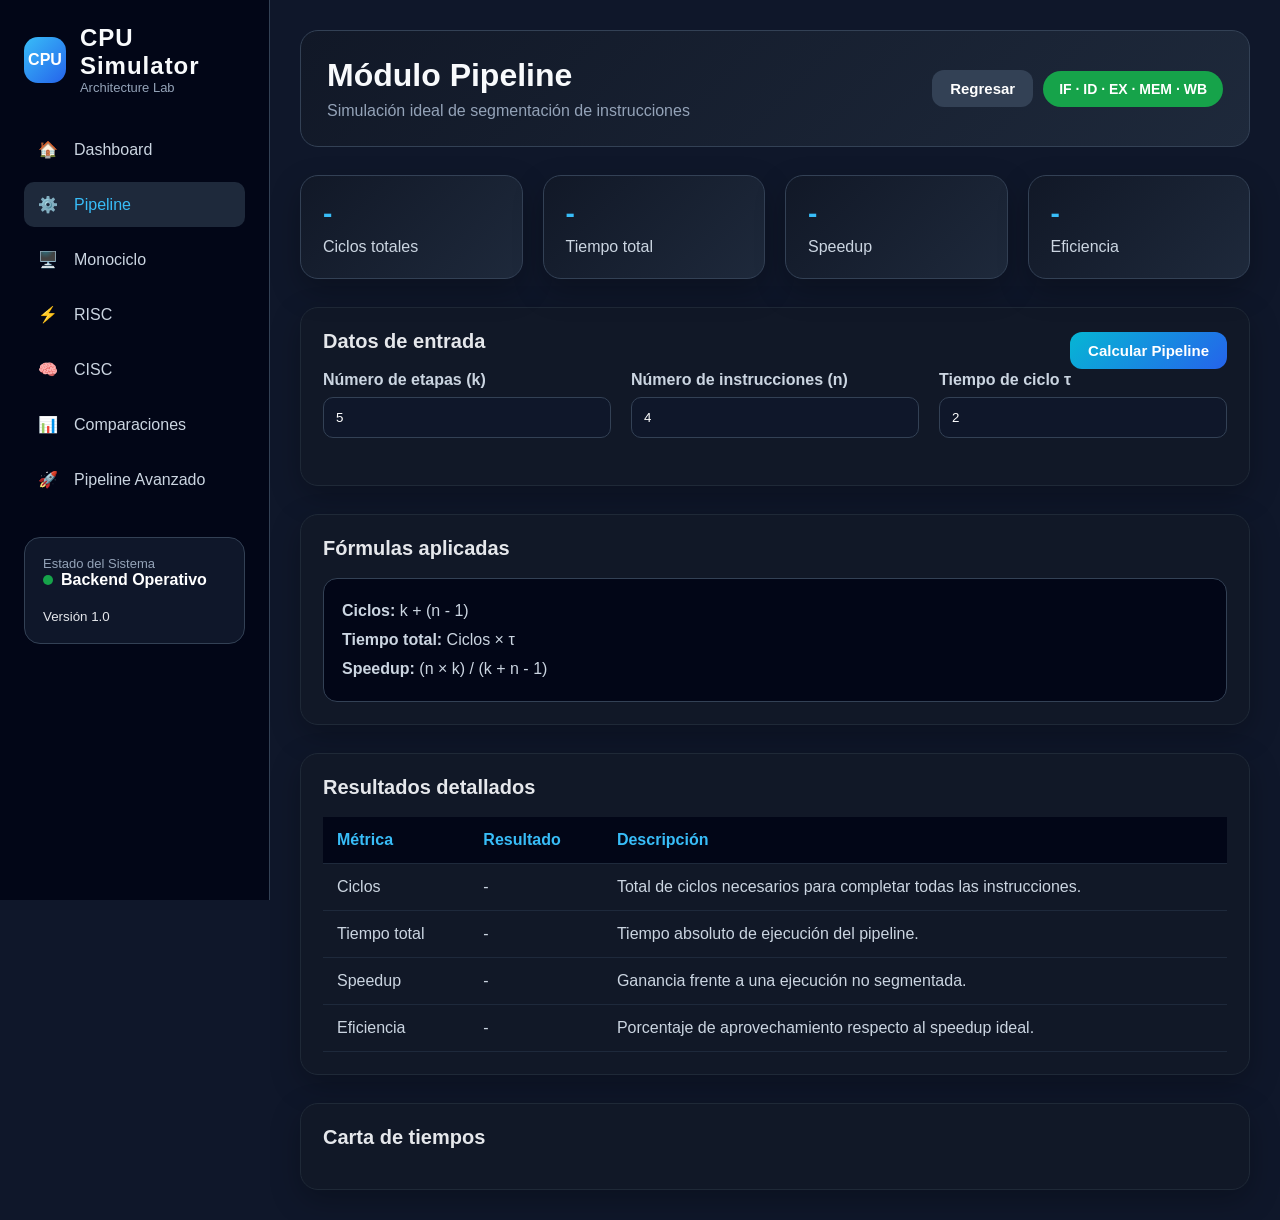
<file: frontend/pages/pipeline.html>
<!DOCTYPE html>
<html lang="es">
<head>
  <meta charset="UTF-8">
  <title>Pipeline | CPU Simulator</title>
  <link rel="stylesheet" href="../css/styles.css">
</head>

<body data-page="pipeline">

<div id="sidebar-container"></div>

<main class="main">

  <header class="topbar">
    <div>
      <h1>Módulo Pipeline</h1>
      <p>Simulación ideal de segmentación de instrucciones</p>
    </div>

    <div style="display:flex;gap:10px;align-items:center;">
      <button
        type="button"
        class="btn-secondary"
        onclick="window.location.href='../index.html'">
        Regresar
      </button>

      <span class="badge">IF · ID · EX · MEM · WB</span>
    </div>
  </header>

  <section class="stats">
    <div class="stat-box">
      <h3 id="statCiclos">-</h3>
      <p>Ciclos totales</p>
    </div>

    <div class="stat-box">
      <h3 id="statTiempo">-</h3>
      <p>Tiempo total</p>
    </div>

    <div class="stat-box">
      <h3 id="statSpeedup">-</h3>
      <p>Speedup</p>
    </div>

    <div class="stat-box">
      <h3 id="statEficiencia">-</h3>
      <p>Eficiencia</p>
    </div>
  </section>

  <section class="panel">
    <div class="panel-header">
      <h2>Datos de entrada</h2>

      <button type="button" class="btn-primary" id="btnCalcularPipeline">
        Calcular Pipeline
      </button>
    </div>

    <div class="form-grid">
      <div class="form-group">
        <label for="k">Número de etapas (k)</label>
        <input type="number" id="k" value="5" min="1">
      </div>

      <div class="form-group">
        <label for="n">Número de instrucciones (n)</label>
        <input type="number" id="n" value="4" min="1">
      </div>

      <div class="form-group">
        <label for="tau">Tiempo de ciclo τ</label>
        <input type="number" id="tau" value="2" min="0.01" step="0.01">
      </div>
    </div>
  </section>

  <section class="panel">
    <h2>Fórmulas aplicadas</h2>

    <div class="formula-box">
      <p><strong>Ciclos:</strong> k + (n - 1)</p>
      <p><strong>Tiempo total:</strong> Ciclos × τ</p>
      <p><strong>Speedup:</strong> (n × k) / (k + n - 1)</p>
    </div>
  </section>

  <section class="panel">
    <h2>Resultados detallados</h2>

    <table>
      <thead>
        <tr>
          <th>Métrica</th>
          <th>Resultado</th>
          <th>Descripción</th>
        </tr>
      </thead>

      <tbody>
        <tr>
          <td>Ciclos</td>
          <td id="ciclos">-</td>
          <td>Total de ciclos necesarios para completar todas las instrucciones.</td>
        </tr>

        <tr>
          <td>Tiempo total</td>
          <td id="tiempo">-</td>
          <td>Tiempo absoluto de ejecución del pipeline.</td>
        </tr>

        <tr>
          <td>Speedup</td>
          <td id="speedup">-</td>
          <td>Ganancia frente a una ejecución no segmentada.</td>
        </tr>

        <tr>
          <td>Eficiencia</td>
          <td id="eficiencia">-</td>
          <td>Porcentaje de aprovechamiento respecto al speedup ideal.</td>
        </tr>
      </tbody>
    </table>
  </section>

  <section class="panel">
    <h2>Carta de tiempos</h2>
    <div id="ganttPipeline" class="gantt"></div>
  </section>

</main>

<script src="../js/api.js"></script>
<script src="../js/layout.js"></script>
<script src="../js/pipeline.js"></script>
<script src="../js/app.js"></script>

</body>
</html>
</file>
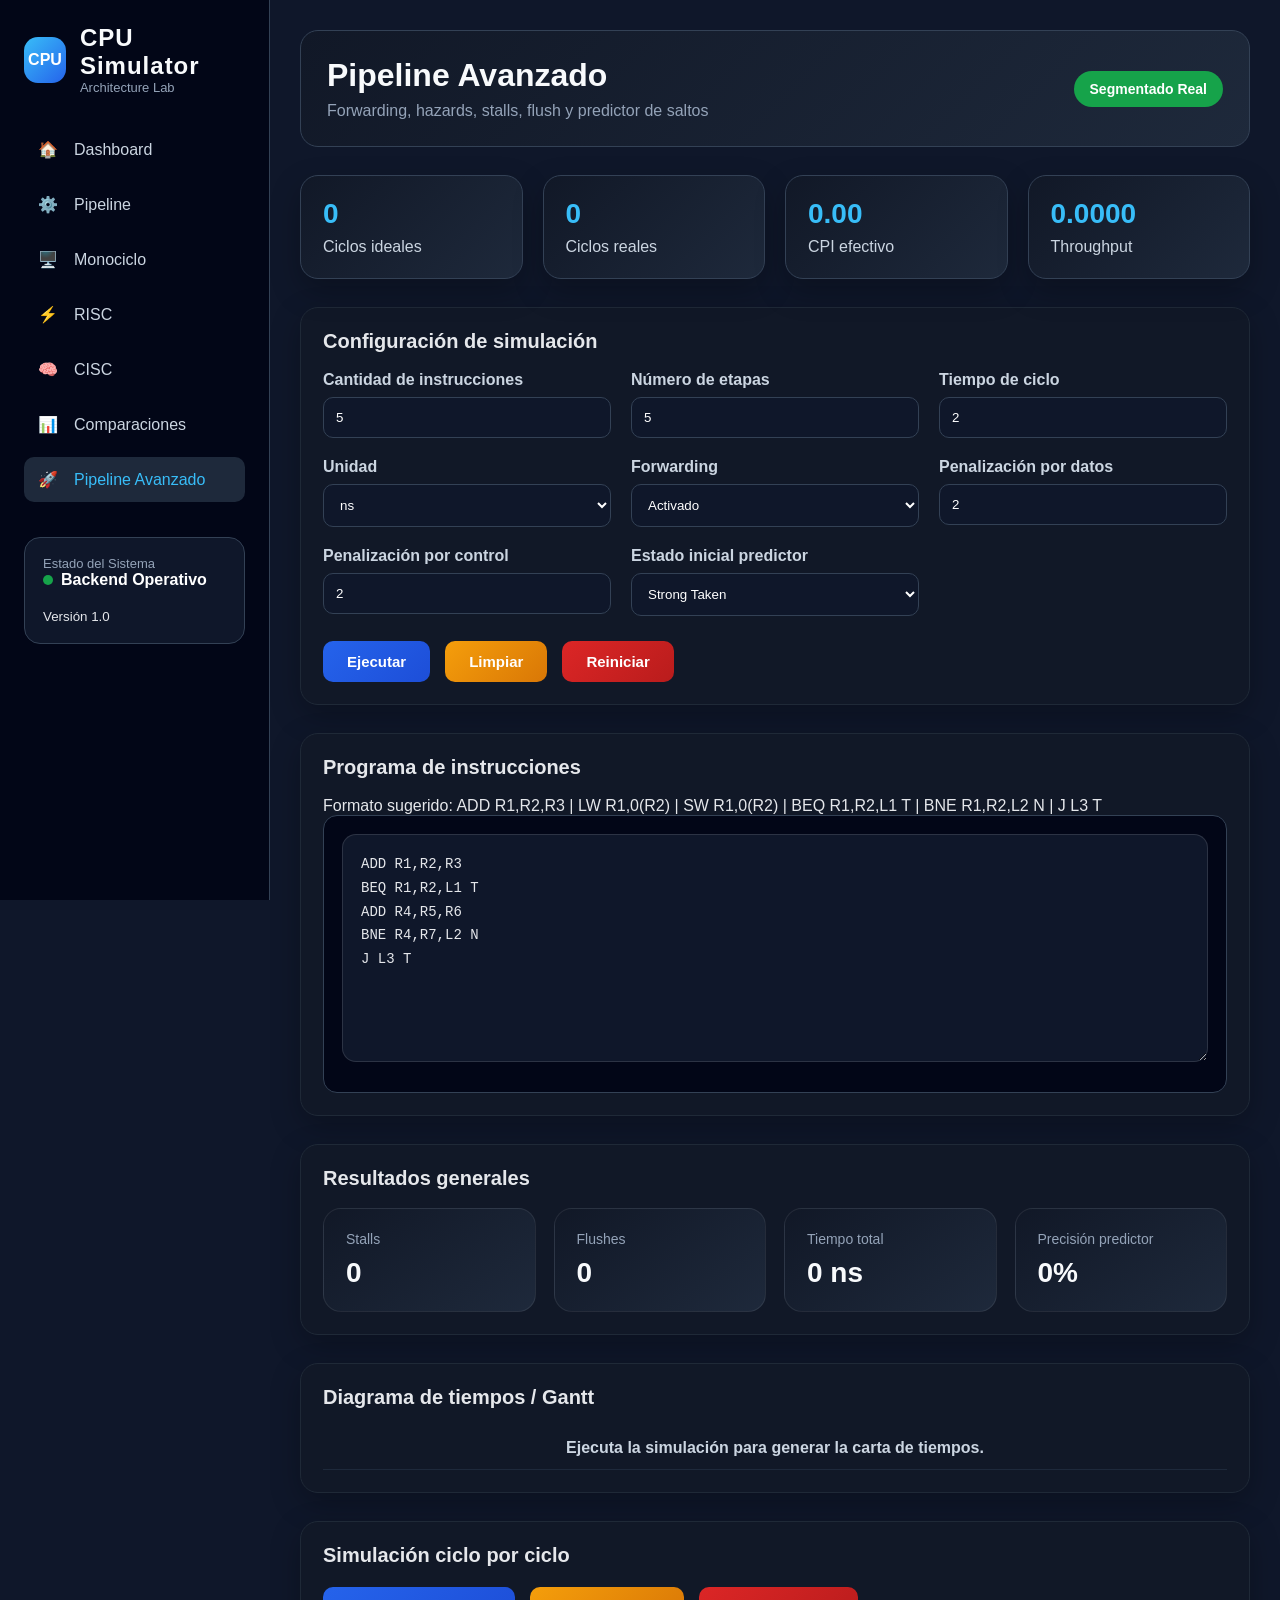
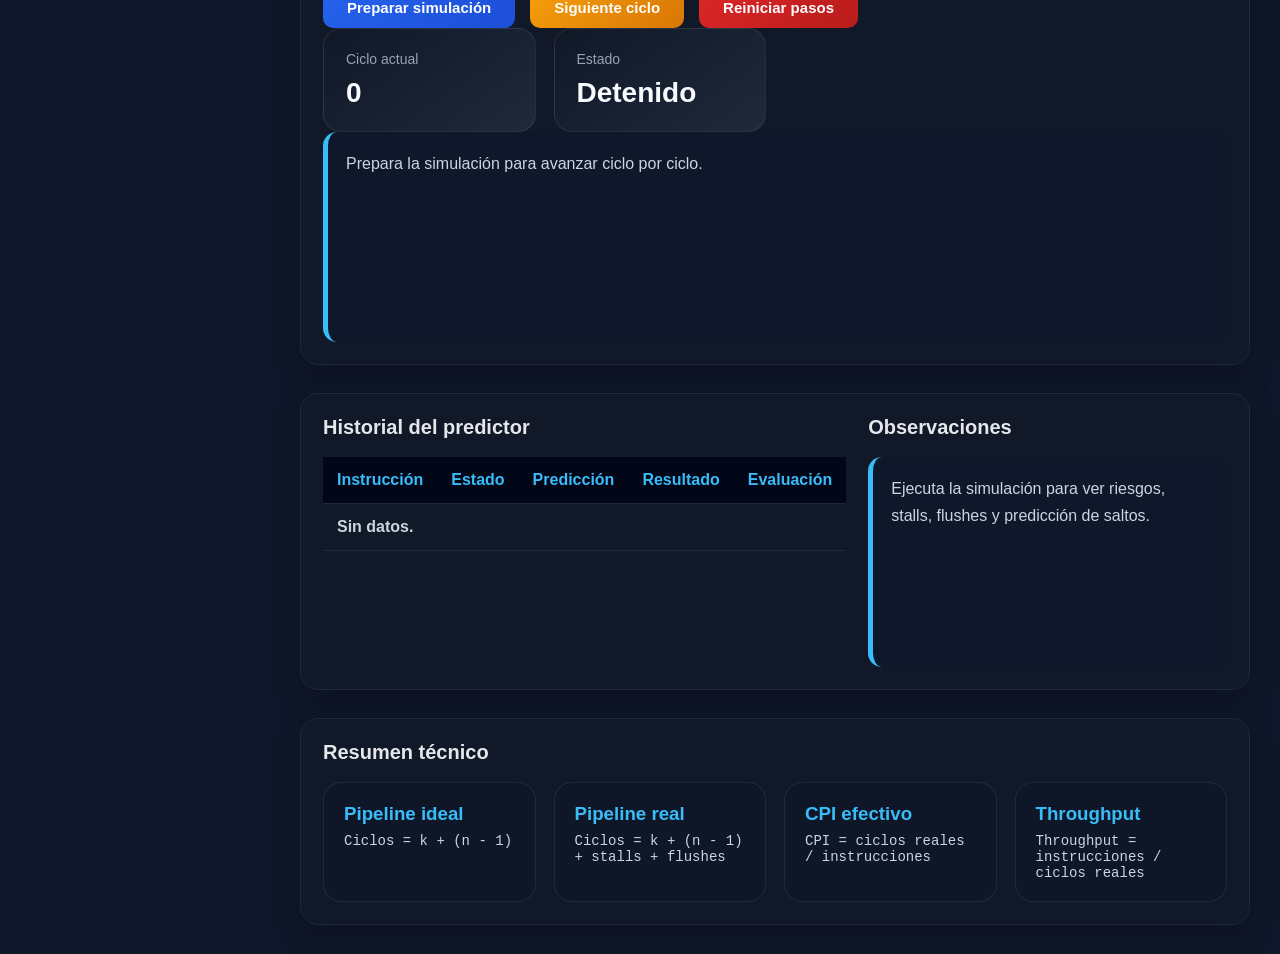
<file: frontend/pages/pipeline_avanzado.html>
<!DOCTYPE html>
<html lang="es">
<head>
  <meta charset="UTF-8">
  <meta name="viewport" content="width=device-width, initial-scale=1.0">
  <title>Pipeline Avanzado | CPU Simulator</title>
  <link rel="stylesheet" href="../css/styles.css">
</head>
<body data-page="pipeline-avanzado">

<div id="sidebar-container"></div>

<main class="main">

  <header class="topbar">
    <div>
      <h1>Pipeline Avanzado</h1>
      <p>Forwarding, hazards, stalls, flush y predictor de saltos</p>
    </div>
    <span class="badge">Segmentado Real</span>
  </header>

  <section class="stats">
    <div class="stat-box">
      <h3 id="statCiclosIdeales">0</h3>
      <p>Ciclos ideales</p>
    </div>

    <div class="stat-box">
      <h3 id="statCiclosReales">0</h3>
      <p>Ciclos reales</p>
    </div>

    <div class="stat-box">
      <h3 id="statCPI">0.00</h3>
      <p>CPI efectivo</p>
    </div>

    <div class="stat-box">
      <h3 id="statThroughput">0.0000</h3>
      <p>Throughput</p>
    </div>
  </section>

  <section class="panel">
    <h2>Configuración de simulación</h2>

    <div class="form-grid">
      <div class="form-group">
        <label for="cantidadInstrucciones">Cantidad de instrucciones</label>
        <input type="number" id="cantidadInstrucciones" value="5" min="1">
      </div>

      <div class="form-group">
        <label for="etapasPipeline">Número de etapas</label>
        <input type="number" id="etapasPipeline" value="5" min="1">
      </div>

      <div class="form-group">
        <label for="tiempoCiclo">Tiempo de ciclo</label>
        <input type="number" id="tiempoCiclo" value="2" min="0" step="0.1">
      </div>

      <div class="form-group">
        <label for="unidadTiempo">Unidad</label>
        <select id="unidadTiempo">
          <option value="ns">ns</option>
          <option value="ps">ps</option>
          <option value="ms">ms</option>
        </select>
      </div>

      <div class="form-group">
        <label for="forwarding">Forwarding</label>
        <select id="forwarding">
          <option value="true">Activado</option>
          <option value="false">Desactivado</option>
        </select>
      </div>

      <div class="form-group">
        <label for="penalizacionDatos">Penalización por datos</label>
        <input type="number" id="penalizacionDatos" value="2" min="0">
      </div>

      <div class="form-group">
        <label for="penalizacionControl">Penalización por control</label>
        <input type="number" id="penalizacionControl" value="2" min="0">
      </div>

      <div class="form-group">
        <label for="estadoPredictor">Estado inicial predictor</label>
        <select id="estadoPredictor">
          <option value="ST">Strong Taken</option>
          <option value="WT">Weak Taken</option>
          <option value="WNT">Weak Not Taken</option>
          <option value="SNT">Strong Not Taken</option>
        </select>
      </div>
    </div>

    <div class="actions">
      <button class="btn primary" onclick="ejecutarPipelineAvanzado()">Ejecutar</button>
      <button class="btn secondary" onclick="limpiarPipelineAvanzado()">Limpiar</button>
      <button class="btn danger" onclick="reiniciarPipelineAvanzado()">Reiniciar</button>
    </div>
  </section>

  <section class="panel">
    <h2>Programa de instrucciones</h2>
    <p class="muted">
      Formato sugerido: ADD R1,R2,R3 | LW R1,0(R2) | SW R1,0(R2) | BEQ R1,R2,L1 T | BNE R1,R2,L2 N | J L3 T
    </p>

    <div class="code-box">
      <textarea id="instruccionesPipelineAvanzado" rows="8">ADD R1,R2,R3
BEQ R1,R2,L1 T
ADD R4,R5,R6
BNE R4,R7,L2 N
J L3 T</textarea>
    </div>
  </section>

  <section class="panel">
    <h2>Resultados generales</h2>

    <div class="result-grid">
      <div class="result-card">
        <span>Stalls</span>
        <strong id="resStalls">0</strong>
      </div>

      <div class="result-card">
        <span>Flushes</span>
        <strong id="resFlushes">0</strong>
      </div>

      <div class="result-card">
        <span>Tiempo total</span>
        <strong id="resTiempoTotal">0 ns</strong>
      </div>

      <div class="result-card">
        <span>Precisión predictor</span>
        <strong id="resPrecision">0%</strong>
      </div>
    </div>
  </section>

  <section class="panel">
    <h2>Diagrama de tiempos / Gantt</h2>
    <div class="table-container">
      <table id="tablaGantt">
        <thead id="ganttHead"></thead>
        <tbody id="ganttBody">
          <tr>
            <td colspan="10">Ejecuta la simulación para generar la carta de tiempos.</td>
          </tr>
        </tbody>
      </table>
    </div>
  </section>

  <section class="panel">
    <h2>Simulación ciclo por ciclo</h2>

    <div class="actions">
      <button class="btn primary" onclick="prepararSimulacionPasoAPaso()">Preparar simulación</button>
      <button class="btn secondary" onclick="siguienteCicloPipeline()">Siguiente ciclo</button>
      <button class="btn danger" onclick="reiniciarSimulacionPasoAPaso()">Reiniciar pasos</button>
    </div>

    <div class="result-grid">
      <div class="result-card">
        <span>Ciclo actual</span>
        <strong id="cicloActualPipeline">0</strong>
      </div>

      <div class="result-card">
        <span>Estado</span>
        <strong id="estadoSimulacionPipeline">Detenido</strong>
      </div>
    </div>

    <div id="vistaCicloPipeline" class="observation-box">
      Prepara la simulación para avanzar ciclo por ciclo.
    </div>
  </section>

  <section class="panel two-columns">
    <div>
      <h2>Historial del predictor</h2>
      <div class="table-container">
        <table>
          <thead>
            <tr>
              <th>Instrucción</th>
              <th>Estado</th>
              <th>Predicción</th>
              <th>Resultado</th>
              <th>Evaluación</th>
            </tr>
          </thead>
          <tbody id="tablaPredictor">
            <tr>
              <td colspan="5">Sin datos.</td>
            </tr>
          </tbody>
        </table>
      </div>
    </div>

    <div>
      <h2>Observaciones</h2>
      <div id="observacionesPipelineAvanzado" class="observation-box">
        Ejecuta la simulación para ver riesgos, stalls, flushes y predicción de saltos.
      </div>
    </div>
  </section>

  <section class="panel">
    <h2>Resumen técnico</h2>

    <div class="architecture-box">
      <div>
        <h3>Pipeline ideal</h3>
        <p>Ciclos = k + (n - 1)</p>
      </div>

      <div>
        <h3>Pipeline real</h3>
        <p>Ciclos = k + (n - 1) + stalls + flushes</p>
      </div>

      <div>
        <h3>CPI efectivo</h3>
        <p>CPI = ciclos reales / instrucciones</p>
      </div>

      <div>
        <h3>Throughput</h3>
        <p>Throughput = instrucciones / ciclos reales</p>
      </div>
    </div>
  </section>

</main>

<script src="../js/api.js"></script>
<script src="../js/layout.js"></script>
<script src="../js/pipelineAvanzado.js"></script>
<script src="../js/app.js"></script>

</body>
</html>
</file>
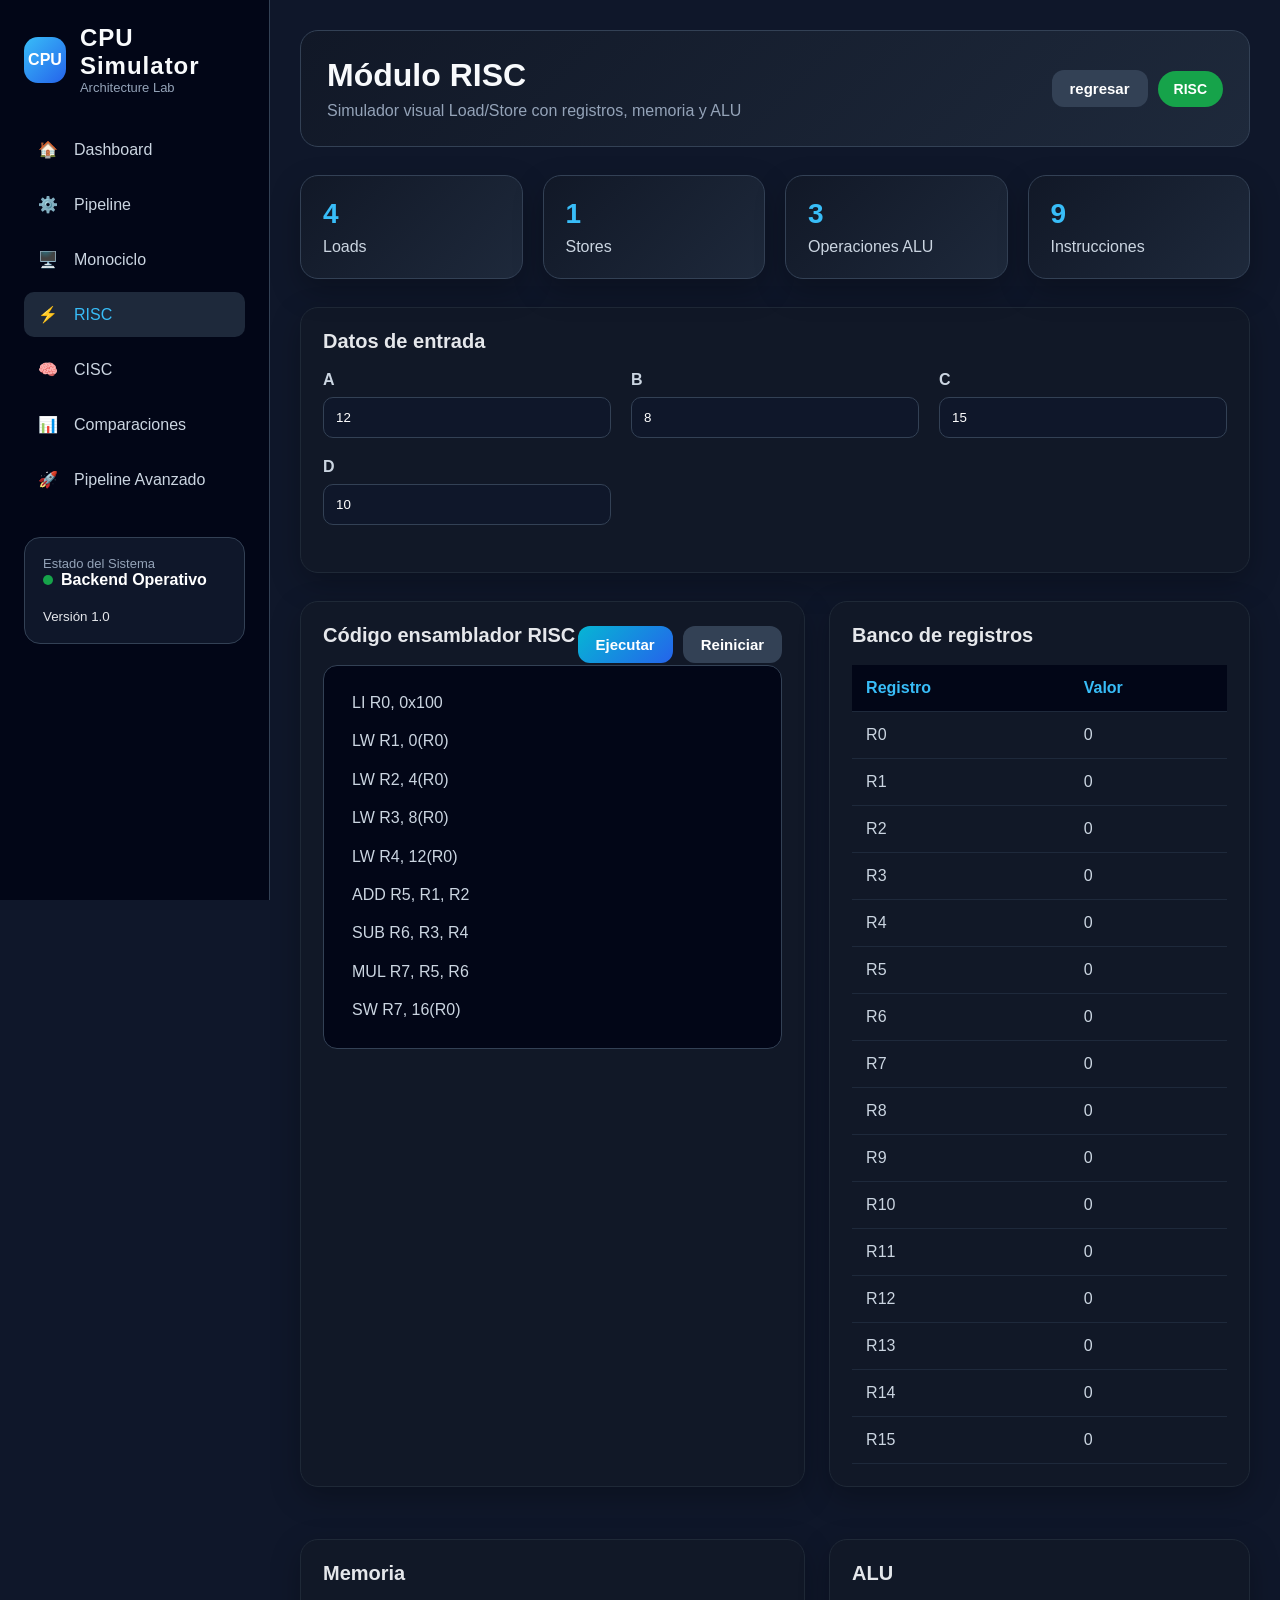
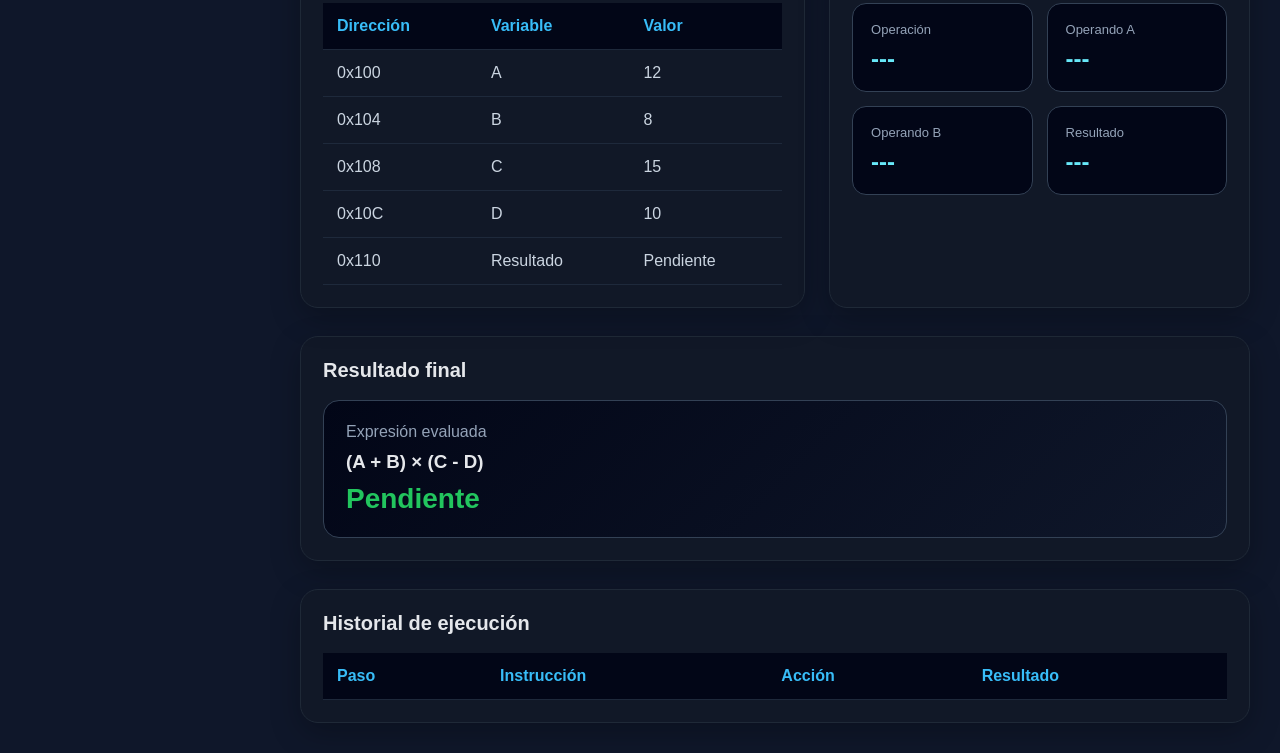
<file: frontend/pages/risc.html>
<!DOCTYPE html>
<html lang="es">
<head>
  <meta charset="UTF-8">
  <title>RISC | CPU Simulator</title>
  <link rel="stylesheet" href="../css/styles.css">
</head>

<body data-page="risc">

<div id="sidebar-container"></div>

<main class="main">

  <header class="topbar">
    <div>
      <h1>Módulo RISC</h1>
      <p>Simulador visual Load/Store con registros, memoria y ALU</p>
    </div>

    <div style="display:flex;gap:10px;align-items:center;">
      <button type="button" class="btn-secondary" onclick="window.location.href='../index.html'">
        regresar
      </button>
      <span class="badge">RISC</span>
    </div>
  </header>

  <section class="stats">
    <div class="stat-box"><h3 id="riscLoads">4</h3><p>Loads</p></div>
    <div class="stat-box"><h3 id="riscStores">1</h3><p>Stores</p></div>
    <div class="stat-box"><h3 id="riscAlu">3</h3><p>Operaciones ALU</p></div>
    <div class="stat-box"><h3 id="riscTotal">9</h3><p>Instrucciones</p></div>
  </section>

  <section class="panel">
    <h2>Datos de entrada</h2>

    <div class="form-grid">
      <div class="form-group">
        <label>A</label>
        <input type="number" id="inputA_Risc" value="12">
      </div>

      <div class="form-group">
        <label>B</label>
        <input type="number" id="inputB_Risc" value="8">
      </div>

      <div class="form-group">
        <label>C</label>
        <input type="number" id="inputC_Risc" value="15">
      </div>

      <div class="form-group">
        <label>D</label>
        <input type="number" id="inputD_Risc" value="10">
      </div>
    </div>
  </section>

  <section class="grid-2">

    <div class="panel">
      <div class="panel-header">
        <h2>Código ensamblador RISC</h2>

        <div style="display:flex; gap:10px;">
          <button type="button" class="btn-primary" id="btnEjecutarRisc">
            Ejecutar
          </button>

          <button type="button" class="btn-secondary" id="btnReiniciarRisc">
            Reiniciar
          </button>
        </div>
      </div>

      <div class="code-box" id="riscCode">
        <div>LI R0, 0x100</div>
        <div>LW R1, 0(R0)</div>
        <div>LW R2, 4(R0)</div>
        <div>LW R3, 8(R0)</div>
        <div>LW R4, 12(R0)</div>
        <div>ADD R5, R1, R2</div>
        <div>SUB R6, R3, R4</div>
        <div>MUL R7, R5, R6</div>
        <div>SW R7, 16(R0)</div>
      </div>
    </div>

    <div class="panel">
      <h2>Banco de registros</h2>

      <table>
        <thead>
          <tr>
            <th>Registro</th>
            <th>Valor</th>
          </tr>
        </thead>
        <tbody id="tablaRegistrosRisc"></tbody>
      </table>
    </div>

  </section>

  <section class="grid-2">

    <div class="panel">
      <h2>Memoria</h2>

      <table>
        <thead>
          <tr>
            <th>Dirección</th>
            <th>Variable</th>
            <th>Valor</th>
          </tr>
        </thead>
        <tbody id="tablaMemoriaRisc"></tbody>
      </table>
    </div>

    <div class="panel alu-panel">
      <h2>ALU</h2>

      <div class="alu-display">
        <div>
          <span>Operación</span>
          <strong id="aluOperacion">---</strong>
        </div>

        <div>
          <span>Operando A</span>
          <strong id="aluA">---</strong>
        </div>

        <div>
          <span>Operando B</span>
          <strong id="aluB">---</strong>
        </div>

        <div>
          <span>Resultado</span>
          <strong id="aluResultado">---</strong>
        </div>
      </div>
    </div>

  </section>

  <section class="panel">
    <h2>Resultado final</h2>

    <div class="result-card">
      <p>Expresión evaluada</p>
      <h3>(A + B) × (C - D)</h3>
      <strong id="resultadoRisc">Pendiente</strong>
    </div>
  </section>

  <section class="panel">
    <h2>Historial de ejecución</h2>

    <table>
      <thead>
        <tr>
          <th>Paso</th>
          <th>Instrucción</th>
          <th>Acción</th>
          <th>Resultado</th>
        </tr>
      </thead>
      <tbody id="historialRisc"></tbody>
    </table>
  </section>

</main>

<script src="../js/api.js"></script>
<script src="../js/layout.js"></script>
<script src="../js/risc.js"></script>
<script src="../js/app.js"></script>

</body>
</html>
</file>
<file: frontend/css/styles.css>
* {
  margin: 0;
  padding: 0;
  box-sizing: border-box;
  font-family: "Segoe UI", Arial, sans-serif;
}

:root {
  --bg: #0f172a;
  --sidebar: #020617;
  --panel: #111827;
  --panel-soft: #1e293b;
  --text: #e5e7eb;
  --muted: #94a3b8;
  --primary: #38bdf8;
  --secondary: #2563eb;
  --success: #16a34a;
  --border: #334155;
}

body {
  min-height: 100vh;
  display: flex;
  background: var(--bg);
  color: var(--text);
}

.sidebar {
  width: 270px;
  min-height: 100vh;
  background: var(--sidebar);
  padding: 24px;
  border-right: 1px solid var(--border);
  position: sticky;
  top: 0;
}

.sidebar h2 {
  color: var(--primary);
  margin-bottom: 28px;
  letter-spacing: 1px;
}

.sidebar nav {
  display: flex;
  flex-direction: column;
  gap: 10px;
}

.sidebar a {
  color: #cbd5e1;
  text-decoration: none;
  padding: 13px 14px;
  border-radius: 10px;
  transition: 0.25s;
}

.sidebar a:hover,
.sidebar a.active {
  background: var(--panel-soft);
  color: var(--primary);
}

.main {
  flex: 1;
  padding: 30px;
  overflow-x: hidden;
}

.topbar {
  display: flex;
  justify-content: space-between;
  align-items: center;
  background: linear-gradient(135deg, #111827, #1e293b);
  padding: 26px;
  border-radius: 18px;
  margin-bottom: 28px;
  border: 1px solid var(--border);
}

.topbar h1 {
  color: #f8fafc;
  margin-bottom: 8px;
}

.topbar p {
  color: var(--muted);
}

.badge {
  background: var(--success);
  color: white;
  padding: 10px 16px;
  border-radius: 999px;
  font-weight: bold;
  font-size: 14px;
}

.stats {
  display: grid;
  grid-template-columns: repeat(auto-fit, minmax(190px, 1fr));
  gap: 20px;
  margin-bottom: 28px;
}

.stat-box {
  background: linear-gradient(135deg, #111827, #1e293b);
  border: 1px solid var(--border);
  border-radius: 18px;
  padding: 22px;
  box-shadow: 0 12px 30px rgba(0,0,0,0.25);
}

.stat-box h3 {
  color: var(--primary);
  font-size: 28px;
  margin-bottom: 8px;
}

.stat-box p {
  color: #cbd5e1;
}

.cards {
  display: grid;
  grid-template-columns: repeat(auto-fit, minmax(260px, 1fr));
  gap: 20px;
}

.card {
  background: var(--panel);
  border: 1px solid var(--border);
  padding: 25px;
  border-radius: 18px;
  transition: 0.25s;
}

.card:hover {
  transform: translateY(-5px);
  border-color: var(--primary);
}

.card h3 {
  color: var(--primary);
  margin-bottom: 10px;
}

.card p {
  color: #cbd5e1;
  margin-bottom: 20px;
}

.card a,
.btn-primary {
  display: inline-block;
  background: var(--secondary);
  color: white;
  text-decoration: none;
  padding: 11px 16px;
  border-radius: 10px;
  border: none;
  cursor: pointer;
  font-size: 15px;
}

.card a:hover,
.btn-primary:hover {
  background: #1d4ed8;
}

.panel {
  margin-top: 28px;
  background: var(--panel);
  border: 1px solid var(--border);
  border-radius: 18px;
  padding: 25px;
}

.panel h2 {
  margin-bottom: 20px;
  color: #f8fafc;
}

.form-grid {
  display: grid;
  grid-template-columns: repeat(auto-fit, minmax(220px, 1fr));
  gap: 20px;
  margin-bottom: 25px;
}

label {
  display: block;
  margin-bottom: 8px;
  font-weight: bold;
  color: #cbd5e1;
}

input,
select,
textarea {
  width: 100%;
  padding: 12px;
  border-radius: 10px;
  border: 1px solid var(--border);
  background: #0f172a;
  color: white;
  outline: none;
}

input:focus,
select:focus,
textarea:focus {
  border-color: var(--primary);
}

table {
  width: 100%;
  border-collapse: collapse;
  overflow: hidden;
}

th,
td {
  padding: 14px;
  text-align: left;
  border-bottom: 1px solid #1e293b;
}

th {
  color: var(--primary);
  background: #020617;
}

td {
  color: #cbd5e1;
}

.formula-box {
  background: #020617;
  border: 1px solid var(--border);
  border-radius: 14px;
  padding: 18px;
  color: #cbd5e1;
  line-height: 1.8;
}

.architecture {
  display: flex;
  flex-wrap: wrap;
  gap: 12px;
}

.architecture span {
  background: #020617;
  border: 1px solid var(--primary);
  color: var(--primary);
  padding: 12px 16px;
  border-radius: 10px;
  font-weight: bold;
}

.gantt {
  overflow-x: auto;
}

.gantt table {
  min-width: 700px;
}

.stage {
  display: inline-block;
  min-width: 55px;
  padding: 8px;
  border-radius: 8px;
  text-align: center;
  font-weight: bold;
  background: #0f172a;
  color: var(--primary);
  border: 1px solid var(--primary);
}

.empty-stage {
  color: #475569;
}

.module-header {
  display: flex;
  justify-content: space-between;
  align-items: center;
  margin-bottom: 18px;
}

.module-header small {
  color: var(--muted);
}

.info-grid {
  display: grid;
  grid-template-columns: 1.2fr 0.8fr;
  gap: 20px;
}

.status-dot {
  width: 10px;
  height: 10px;
  background: var(--success);
  display: inline-block;
  border-radius: 50%;
  margin-right: 8px;
}

@media (max-width: 850px) {
  body {
    flex-direction: column;
  }

  .sidebar {
    width: 100%;
    min-height: auto;
    position: relative;
  }

  .topbar {
    flex-direction: column;
    align-items: flex-start;
    gap: 15px;
  }

  .info-grid {
    grid-template-columns: 1fr;
  }
}
.card strong {
  display: block;
  color: var(--primary);
  font-size: 26px;
  margin-top: 12px;
}
.brand {
  display: flex;
  align-items: center;
  gap: 14px;
  margin-bottom: 32px;
}

.brand-icon {
  width: 46px;
  height: 46px;
  background: linear-gradient(135deg, var(--primary), var(--secondary));
  color: white;
  display: grid;
  place-items: center;
  border-radius: 14px;
  font-weight: 900;
}

.brand h2 {
  margin: 0;
  color: #f8fafc;
}

.brand p {
  color: var(--muted);
  font-size: 13px;
}

.sidebar nav a {
  display: flex;
  align-items: center;
  gap: 12px;
}

.sidebar nav a span {
  width: 24px;
}

.sidebar-footer {
  margin-top: 35px;
  padding: 18px;
  background: #0f172a;
  border: 1px solid var(--border);
  border-radius: 16px;
}

.sidebar-footer p {
  color: var(--muted);
  font-size: 13px;
}

.sidebar-footer strong {
  color: white;
}
.grid-2 {
  display: grid;
  grid-template-columns: 1.2fr 1fr;
  gap: 24px;
  margin-bottom: 24px;
}

.panel {
  background: #111827;
  border: 1px solid #1f2937;
  border-radius: 18px;
  padding: 22px;
  box-shadow: 0 10px 30px rgba(0,0,0,.25);
}

.panel h2 {
  color: #e5e7eb;
  margin-bottom: 18px;
  font-size: 20px;
}

.panel-header {
  display: flex;
  justify-content: space-between;
  align-items: center;
}

.btn-primary {
  background: linear-gradient(135deg, #06b6d4, #2563eb);
  color: white;
  border: none;
  padding: 10px 18px;
  border-radius: 12px;
  cursor: pointer;
  font-weight: 600;
}

.btn-primary:hover {
  transform: translateY(-2px);
  box-shadow: 0 8px 20px rgba(37,99,235,.35);
}

.code-box {
  background: #020617;
  border: 1px solid #334155;
  border-radius: 14px;
  padding: 18px;
  font-family: Consolas, monospace;
  color: #cbd5e1;
  line-height: 1.9;
}

.code-box div {
  padding: 4px 10px;
  border-radius: 8px;
}

.code-box div.active-line {
  background: rgba(6,182,212,.18);
  color: #67e8f9;
  border-left: 3px solid #06b6d4;
}

.alu-display {
  display: grid;
  grid-template-columns: repeat(2, 1fr);
  gap: 14px;
}

.alu-display div {
  background: #020617;
  border: 1px solid #334155;
  border-radius: 14px;
  padding: 18px;
}

.alu-display span {
  display: block;
  color: #94a3b8;
  font-size: 13px;
  margin-bottom: 8px;
}

.alu-display strong {
  color: #67e8f9;
  font-size: 24px;
}

.result-card {
  background: linear-gradient(135deg, #020617, #0f172a);
  border: 1px solid #334155;
  border-radius: 16px;
  padding: 22px;
}

.result-card p {
  color: #94a3b8;
}

.result-card h3 {
  color: #e5e7eb;
  margin: 10px 0;
}

.result-card strong {
  color: #22c55e;
  font-size: 28px;
}

@media (max-width: 900px) {
  .grid-2 {
    grid-template-columns: 1fr;
  }
}
.charts-grid {
  display: grid;
  grid-template-columns: repeat(2, 1fr);
  gap: 20px;
  margin-top: 18px;
}

.chart-card {
  background: #020617;
  border: 1px solid #334155;
  border-radius: 16px;
  padding: 20px;
}

.chart-card h3 {
  color: #e5e7eb;
  margin-bottom: 18px;
}

.bar-row {
  display: grid;
  grid-template-columns: 70px 1fr 70px;
  align-items: center;
  gap: 12px;
  margin-bottom: 14px;
  color: #cbd5e1;
}

.bar-track {
  height: 12px;
  background: #1e293b;
  border-radius: 20px;
  overflow: hidden;
}

.bar-fill {
  width: 0;
  height: 100%;
  background: linear-gradient(90deg, #06b6d4, #2563eb);
  border-radius: 20px;
  transition: width 1s ease;
}

@media (max-width: 900px) {
  .charts-grid {
    grid-template-columns: 1fr;
  }
}
.btn-secondary {
  display: inline-block;
  background: #334155;
  color: #e5e7eb;
  border: 1px solid #475569;
  padding: 10px 18px;
  border-radius: 12px;
  cursor: pointer;
  font-size: 15px;
  font-weight: 600;
  transition: 0.25s;
}

.btn-secondary:hover {
  background: #475569;
  transform: translateY(-2px);
  box-shadow: 0 8px 20px rgba(71, 85, 105, 0.35);
}
.btn-secondary{

    background:#334155;
    color:white;
    border:none;
    padding:10px 18px;
    border-radius:12px;
    cursor:pointer;
    font-weight:600;
    transition:.25s;

}

.btn-secondary:hover{

    background:#475569;

}
/* =========================================================
   MEJORAS PIPELINE AVANZADO
========================================================= */

body[data-page="pipeline-avanzado"] .code-box textarea {
  width: 100%;
  min-height: 220px;
  resize: vertical;
  border: 1px solid rgba(255, 255, 255, 0.12);
  background: #0f172a;
  color: #e5e7eb;
  border-radius: 14px;
  padding: 18px;
  font-family: Consolas, Monaco, monospace;
  font-size: 14px;
  line-height: 1.7;
  outline: none;
}

body[data-page="pipeline-avanzado"] .code-box textarea:focus {
  border-color: #38bdf8;
  box-shadow: 0 0 0 3px rgba(56, 189, 248, 0.18);
}

body[data-page="pipeline-avanzado"] .result-grid {
  display: grid;
  grid-template-columns: repeat(4, 1fr);
  gap: 18px;
}

body[data-page="pipeline-avanzado"] .result-card {
  background: linear-gradient(145deg, #111827, #1e293b);
  border: 1px solid rgba(255, 255, 255, 0.08);
  border-radius: 18px;
  padding: 22px;
  transition: 0.25s ease;
}

body[data-page="pipeline-avanzado"] .result-card:hover {
  transform: translateY(-4px);
  border-color: rgba(56, 189, 248, 0.45);
}

body[data-page="pipeline-avanzado"] .result-card span {
  display: block;
  color: #94a3b8;
  font-size: 14px;
  margin-bottom: 10px;
}

body[data-page="pipeline-avanzado"] .result-card strong {
  font-size: 28px;
  color: #f8fafc;
}

body[data-page="pipeline-avanzado"] .table-container {
  width: 100%;
  overflow-x: auto;
}

body[data-page="pipeline-avanzado"] #tablaGantt {
  min-width: 850px;
  border-collapse: separate;
  border-spacing: 0;
}

body[data-page="pipeline-avanzado"] #tablaGantt th,
body[data-page="pipeline-avanzado"] #tablaGantt td {
  text-align: center;
  padding: 12px 14px;
  white-space: nowrap;
}

body[data-page="pipeline-avanzado"] #tablaGantt td {
  font-weight: 600;
}

body[data-page="pipeline-avanzado"] #tablaGantt td:contains("IF"),
body[data-page="pipeline-avanzado"] #tablaGantt td:contains("ID"),
body[data-page="pipeline-avanzado"] #tablaGantt td:contains("EX"),
body[data-page="pipeline-avanzado"] #tablaGantt td:contains("MEM"),
body[data-page="pipeline-avanzado"] #tablaGantt td:contains("WB") {
  background: rgba(56, 189, 248, 0.12);
}

body[data-page="pipeline-avanzado"] .two-columns {
  display: grid;
  grid-template-columns: 1.4fr 1fr;
  gap: 22px;
}

body[data-page="pipeline-avanzado"] .observation-box {
  min-height: 210px;
  background: #0f172a;
  border-left: 5px solid #38bdf8;
  border-radius: 14px;
  padding: 18px;
  color: #cbd5e1;
  line-height: 1.7;
}

body[data-page="pipeline-avanzado"] .architecture-box {
  display: grid;
  grid-template-columns: repeat(4, 1fr);
  gap: 18px;
}

body[data-page="pipeline-avanzado"] .architecture-box div {
  background: rgba(15, 23, 42, 0.85);
  border: 1px solid rgba(255, 255, 255, 0.08);
  border-radius: 18px;
  padding: 20px;
}

body[data-page="pipeline-avanzado"] .architecture-box h3 {
  color: #38bdf8;
  margin-bottom: 8px;
}

body[data-page="pipeline-avanzado"] .architecture-box p {
  color: #cbd5e1;
  font-family: Consolas, Monaco, monospace;
  font-size: 14px;
}

body[data-page="pipeline-avanzado"] #tablaPredictor td:last-child {
  font-weight: 700;
}

@media (max-width: 1100px) {
  body[data-page="pipeline-avanzado"] .result-grid,
  body[data-page="pipeline-avanzado"] .architecture-box {
    grid-template-columns: repeat(2, 1fr);
  }

  body[data-page="pipeline-avanzado"] .two-columns {
    grid-template-columns: 1fr;
  }
}

@media (max-width: 650px) {
  body[data-page="pipeline-avanzado"] .result-grid,
  body[data-page="pipeline-avanzado"] .architecture-box {
    grid-template-columns: 1fr;
  }

  body[data-page="pipeline-avanzado"] .result-card strong {
    font-size: 24px;
  }
}
/*=========================================
  BOTONES
==========================================*/

.actions{
    display:flex;
    gap:15px;
    margin-top:20px;
    flex-wrap:wrap;
}

.btn{
    border:none;
    border-radius:10px;
    padding:12px 24px;
    font-size:15px;
    font-weight:600;
    cursor:pointer;
    transition:.25s;
    color:#fff;
}

.btn:hover{
    transform:translateY(-2px);
    box-shadow:0 8px 18px rgba(0,0,0,.25);
}

.btn:active{
    transform:scale(.97);
}

/* Ejecutar */

.btn.primary{
    background:linear-gradient(135deg,#2563eb,#1d4ed8);
}

.btn.primary:hover{
    background:linear-gradient(135deg,#3b82f6,#2563eb);
}

/* Limpiar */

.btn.secondary{
    background:linear-gradient(135deg,#f59e0b,#d97706);
}

.btn.secondary:hover{
    background:linear-gradient(135deg,#fbbf24,#f59e0b);
}

/* Reiniciar */

.btn.danger{
    background:linear-gradient(135deg,#dc2626,#b91c1c);
}

.btn.danger:hover{
    background:linear-gradient(135deg,#ef4444,#dc2626);
}
/* =========================================================
   COLORES DEL GANTT - PIPELINE AVANZADO
========================================================= */

body[data-page="pipeline-avanzado"] #tablaGantt td {
  transition: transform 0.2s ease, filter 0.2s ease;
}

body[data-page="pipeline-avanzado"] #tablaGantt td:not(.etapa-vacia):hover {
  transform: scale(1.05);
  filter: brightness(1.12);
}

body[data-page="pipeline-avanzado"] .etapa-if {
  background: rgba(59, 130, 246, 0.22);
  color: #60a5fa;
}

body[data-page="pipeline-avanzado"] .etapa-id {
  background: rgba(139, 92, 246, 0.22);
  color: #a78bfa;
}

body[data-page="pipeline-avanzado"] .etapa-ex {
  background: rgba(16, 185, 129, 0.22);
  color: #34d399;
}

body[data-page="pipeline-avanzado"] .etapa-mem {
  background: rgba(245, 158, 11, 0.22);
  color: #fbbf24;
}

body[data-page="pipeline-avanzado"] .etapa-wb {
  background: rgba(6, 182, 212, 0.22);
  color: #22d3ee;
}

body[data-page="pipeline-avanzado"] .etapa-stall {
  background: rgba(239, 68, 68, 0.25);
  color: #f87171;
}

body[data-page="pipeline-avanzado"] .etapa-flush {
  background: rgba(236, 72, 153, 0.25);
  color: #f472b6;
}

body[data-page="pipeline-avanzado"] .etapa-vacia {
  color: #475569;
}

body[data-page="pipeline-avanzado"] .gantt-instruccion {
  min-width: 130px;
  text-align: left !important;
  color: #e2e8f0;
}

body[data-page="pipeline-avanzado"] .predictor-acierto {
  color: #34d399;
  font-weight: 700;
}

body[data-page="pipeline-avanzado"] .predictor-fallo {
  color: #f87171;
  font-weight: 700;
}

body[data-page="pipeline-avanzado"] .observation-list {
  margin: 0;
  padding-left: 20px;
}

body[data-page="pipeline-avanzado"] .observation-list li {
  margin-bottom: 10px;
}

body[data-page="pipeline-avanzado"] .mensaje-error {
  margin: 0;
  color: #f87171;
  font-weight: 600;
}
body[data-page="pipeline-avanzado"] .ciclo-activo {
  outline: 2px solid #38bdf8;
  box-shadow: inset 0 0 18px rgba(56, 189, 248, 0.35);
}
.stage-active {
  outline: 2px solid #38bdf8;
  box-shadow: 0 0 12px rgba(56, 189, 248, 0.8);
  transform: scale(1.08);
}
</file>
